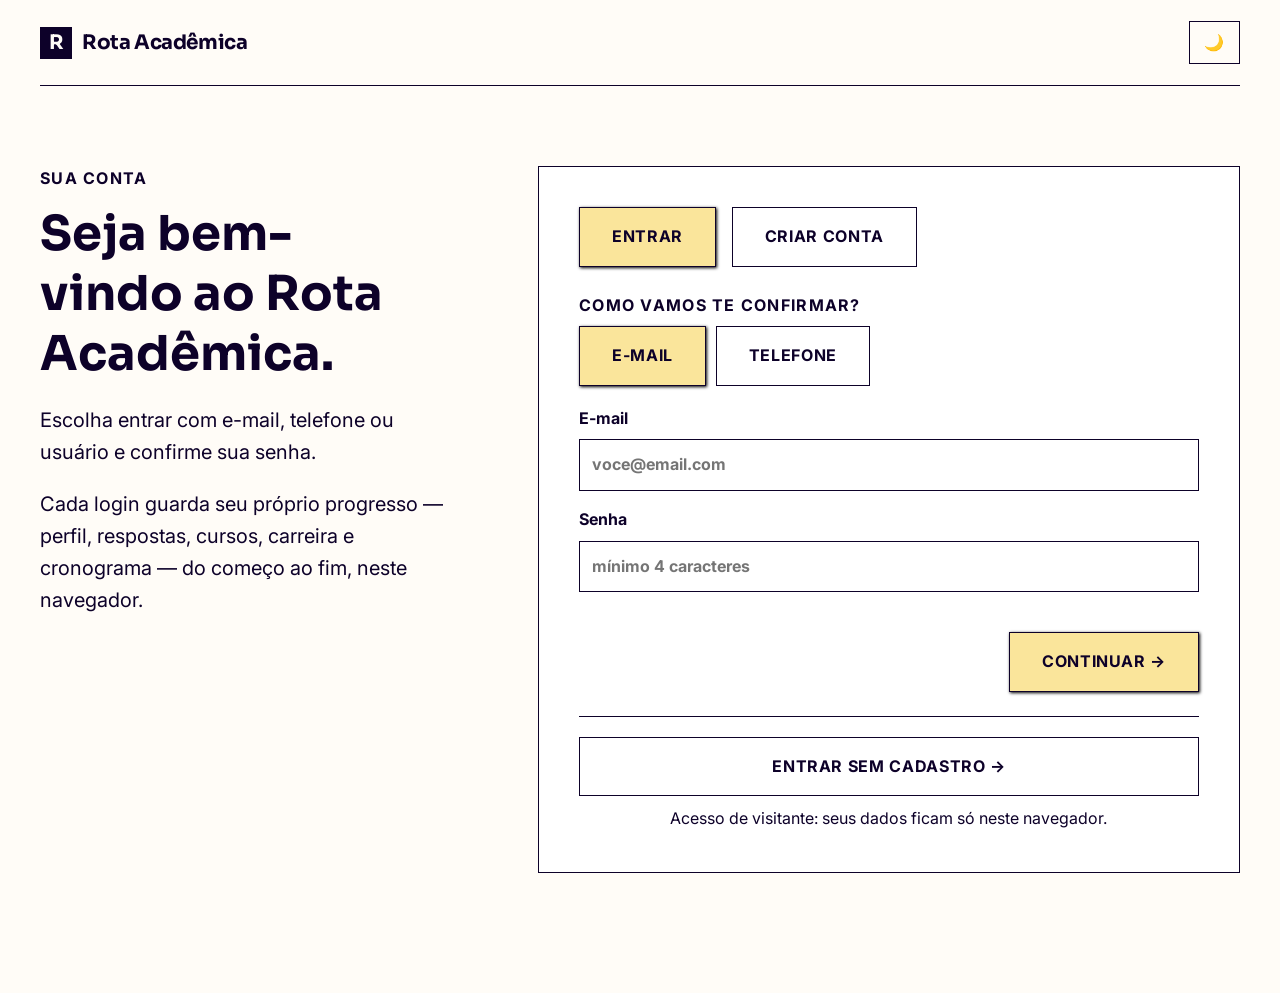
<file: index.html>
<!DOCTYPE html>
<html lang="pt-BR">
<head>
  <meta charset="UTF-8">
  <meta name="viewport" content="width=device-width, initial-scale=1.0">
  <meta name="description" content="Descubra cursos compatíveis e organize sua preparação acadêmica.">
  <title>Rota Acadêmica | Encontre seu curso</title>
  <link rel="preconnect" href="https://fonts.googleapis.com">
  <link rel="preconnect" href="https://fonts.gstatic.com" crossorigin>
  <link rel="preconnect" href="https://www.youtube.com">
  <link rel="preconnect" href="https://www.gov.br">
  <link rel="dns-prefetch" href="https://www.youtube.com">
  <link rel="dns-prefetch" href="https://www.gov.br">
  <link rel="dns-prefetch" href="https://www.salario.com.br">
  <link rel="dns-prefetch" href="https://emec.mec.gov.br">
  <link rel="dns-prefetch" href="https://www.eb.mil.br">
  <link rel="dns-prefetch" href="https://www.marinha.mil.br">
  <link rel="dns-prefetch" href="https://www2.fab.mil.br">
  <link href="https://fonts.googleapis.com/css2?family=DM+Sans:wght@400;500;600;700&family=Space+Grotesk:wght@500;600;700&display=swap" rel="stylesheet">
  <script>try{var t=localStorage.getItem("rotaAcademica_theme")||"light";if(t==="dark")document.documentElement.dataset.theme="dark";}catch(e){}</script>
  <link rel="stylesheet" href="./style.css">
</head>
<body class="landing-page" data-page="landing">
  <div class="academic-background" aria-hidden="true">
    <span class="formula formula-one">E = mc<sup>2</sup></span>
    <span class="formula formula-two">H<sub>2</sub>O + CO<sub>2</sub></span>
    <span class="formula formula-three">a<sup>2</sup> + b<sup>2</sup> = c<sup>2</sup></span>
    <span class="formula formula-four">Fe · Au · Na · C</span>
    <span class="formula formula-five">F = m · a</span>
    <span class="formula formula-six">Brasil · Mundo · Ideias</span>
    <div class="orbit orbit-one"></div>
    <div class="orbit orbit-two"></div>
    <div class="map-shape"></div>
  </div>

  <header class="site-header container">
    <a class="brand" href="index.html" aria-label="Rota Acadêmica, início">
      <span class="brand-mark">R</span>
      <span>Rota Acadêmica</span>
    </a>
    <div style="display:flex;gap:12px;align-items:center"><span class="header-tag">Seu próximo passo começa aqui</span><span data-user-chip class="header-tag"></span><button data-theme-toggle class="button button-ghost theme-toggle" type="button" title="Alternar tema claro/escuro" aria-label="Alternar tema claro ou escuro">🌙</button><button data-logout class="button button-ghost" type="button" style="min-height:36px;padding:6px 12px;font-size:.82rem">Sair</button></div>
  </header>

  <main>
    <section class="hero container">
      <div class="hero-copy">
        <p class="eyebrow">ORIENTAÇÃO PARA A DOCÊNCIA</p>
        <h1>Descubra o futuro que faz sentido para <em>você!</em></h1>
        <p class="hero-text">Responda perguntas sobre seus interesses e habilidades, conheça cursos compatíveis e compare instituições na sua região.</p>
        <form id="student-profile-form" class="profile-form">
          <p class="eyebrow" style="margin-bottom:12px">Olá, <strong id="profile-hello">estudante</strong>! Complete seu perfil 👇</p>
          <div class="profile-grid">
            <label>Data de nascimento<input id="student-birthdate" name="birthdate" type="text" inputmode="numeric" maxlength="10" placeholder="dd/mm/aaaa" required></label>
            <label>Em qual etapa você está?<select id="student-grade" name="grade" required><option value="">Selecione</option><option>9º ano do Ensino Fundamental</option><option>1ª série do Ensino Médio</option><option>2ª série do Ensino Médio</option><option>3ª série do Ensino Médio</option><option>Ensino Médio concluído</option><option>Outro momento de estudo</option></select></label>
            <label>Tipo de escola<select id="student-school" name="school" required><option value="">Selecione</option><option value="publica">Pública</option><option value="particular">Particular</option><option value="outra">Outra</option></select></label>
            <fieldset class="profile-full" style="border:0;margin:0;padding:0"><legend style="font-size:.78rem;font-weight:700;padding:0;margin-bottom:6px">Objetivos principais (marque quantos quiser)</legend>
              <label class="option" style="padding:10px 12px"><input type="checkbox" name="entryPath" value="enem"><span class="option-mark option-checkbox"></span><span class="option-text">ENEM</span></label>
              <label class="option" style="padding:10px 12px"><input type="checkbox" name="entryPath" value="vestibular"><span class="option-mark option-checkbox"></span><span class="option-text">Vestibular tradicional</span></label>
              <label class="option" style="padding:10px 12px"><input type="checkbox" name="entryPath" value="militar"><span class="option-mark option-checkbox"></span><span class="option-text">Provas militares brasileiras</span></label>
            </fieldset>
          </div>
          <div class="hero-actions">
            <button id="start-button" class="button button-primary" type="submit">Montar meu caminho <span aria-hidden="true">→</span></button>
            <a class="button button-ghost" href="#como-funciona">Como funciona</a>
          </div>
          <p id="profile-error" class="ranking-note" hidden style="color:#b3261e;margin:10px 0 0"></p>
        </form>
        <p class="small-note">Leva cerca de 3 minutos. Seus dados ficam somente neste navegador.</p>
      </div>

      <aside class="hero-panel" aria-label="Resumo das etapas">
        <p class="panel-label">SUA JORNADA</p>
        <ol class="journey-list">
          <li><span>01</span><div><strong>Conte sobre você</strong><small>Etapa escolar, interesses e objetivo.</small></div></li>
          <li><span>02</span><div><strong>Encontre possibilidades</strong><small>Cursos compatíveis com seu perfil.</small></div></li>
          <li><span>03</span><div><strong>Defina sua forma de ingresso</strong><small>ENEM, vestibular ou militar.</small></div></li>
          <li><span>04</span><div><strong>Prepare-se</strong><small>Receba um cronograma semanal focado na meta.</small></div></li>
        </ol>
      </aside>
    </section>

    <section id="como-funciona" class="features container">
      <div class="section-heading">
        <p class="eyebrow">UMA DECISÃO MAIS CLARA</p>
        <h2>Planeje com informação, não com pressão.</h2>
      </div>
      <div class="feature-grid">
        <article class="feature-card"><span class="feature-icon">01</span><h3>Perfil acadêmico</h3><p>Uma avaliação objetiva transforma suas respostas em áreas e cursos com maior afinidade.</p></article>
        <article class="feature-card"><span class="feature-icon">02</span><h3>Escolha consciente</h3><p>Filtre instituições por estado, cidade e categoria, com indicadores de qualidade por curso.</p></article>
        <article class="feature-card"><span class="feature-icon">03</span><h3>Rotina possível</h3><p>Organize uma semana de estudos com prioridades adequadas ao curso escolhido.</p></article>
      </div>
    </section>
  </main>

  <footer class="site-footer container">
    <p>Rota Acadêmica · Projeto educacional</p>
    <p>Indicadores: referência INEP/MEC</p>
  </footer>

  <script src="./inep-data.js"></script>
  <script src="./script.js"></script>
</body>
</html>
</file>
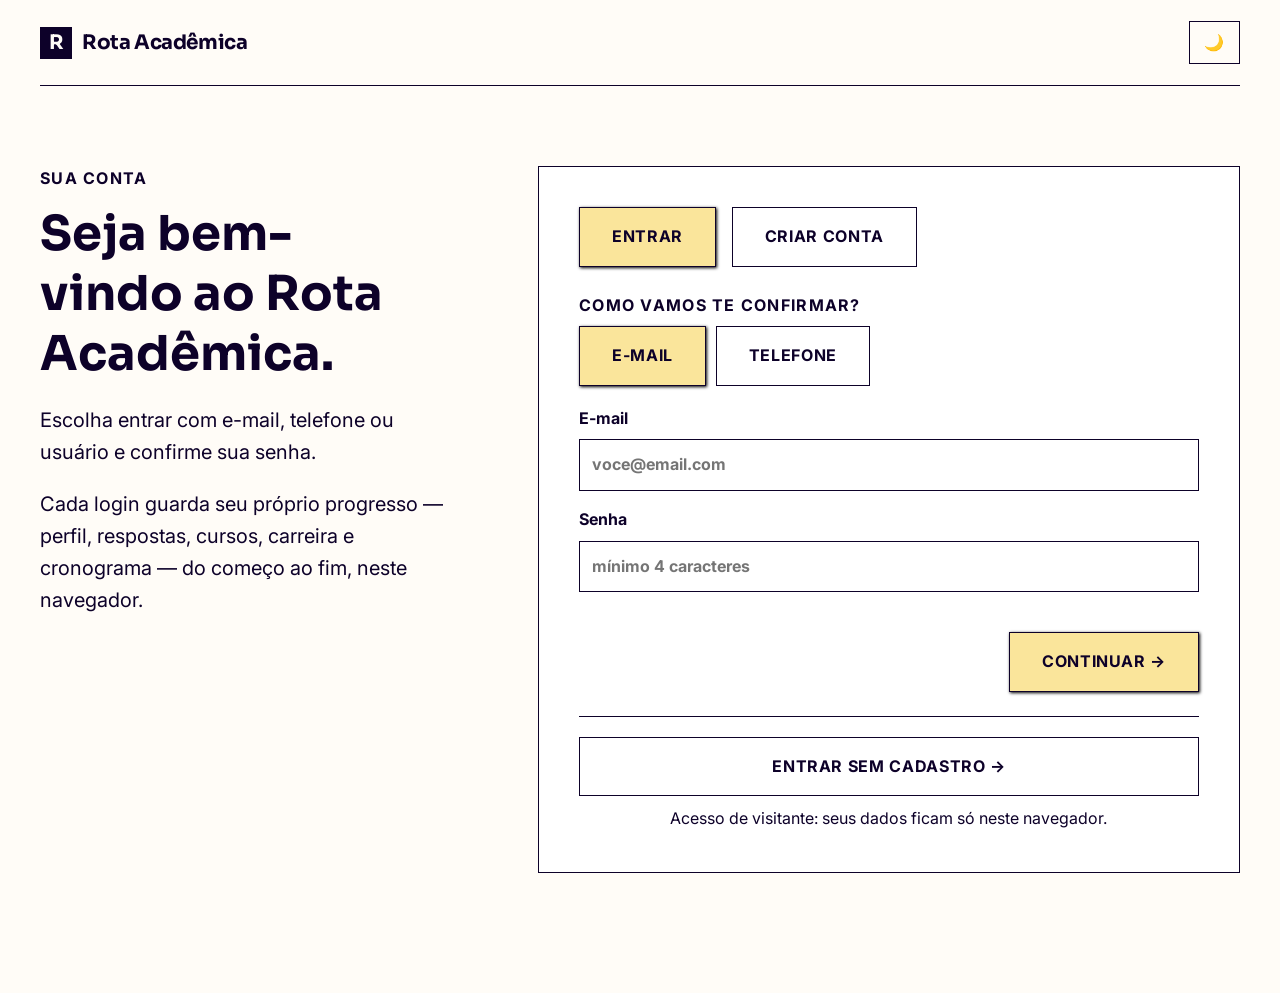
<file: carreira.html>
<!DOCTYPE html>
<html lang="pt-BR">
<head>
  <meta charset="UTF-8">
  <meta name="viewport" content="width=device-width, initial-scale=1.0">
  <title>Carreira e salário | Rota Acadêmica</title>
  <link rel="preconnect" href="https://fonts.googleapis.com">
  <link rel="preconnect" href="https://fonts.gstatic.com" crossorigin>
  <link rel="preconnect" href="https://www.youtube.com">
  <link rel="preconnect" href="https://www.gov.br">
  <link rel="dns-prefetch" href="https://www.youtube.com">
  <link rel="dns-prefetch" href="https://www.gov.br">
  <link rel="dns-prefetch" href="https://www.salario.com.br">
  <link rel="dns-prefetch" href="https://emec.mec.gov.br">
  <link rel="dns-prefetch" href="https://www.eb.mil.br">
  <link rel="dns-prefetch" href="https://www.marinha.mil.br">
  <link rel="dns-prefetch" href="https://www2.fab.mil.br">
  <link href="https://fonts.googleapis.com/css2?family=DM+Sans:wght@400;500;600;700&family=Space+Grotesk:wght@500;600;700&display=swap" rel="stylesheet">
  <script>try{var t=localStorage.getItem("rotaAcademica_theme")||"light";if(t==="dark")document.documentElement.dataset.theme="dark";}catch(e){}</script>
  <link rel="stylesheet" href="./style.css">
  <script src="./inep-data.js"></script><script src="./script.js" defer></script>
</head>
<body class="app-page" data-page="career">
  <header class="app-header container">
    <a class="brand" href="index.html"><span class="brand-mark">R</span><span>Rota Acadêmica</span></a>
    <div style="display:flex;gap:12px;align-items:center"><span data-user-chip class="header-tag"></span><button data-theme-toggle class="button button-ghost theme-toggle" type="button" title="Alternar tema claro/escuro" aria-label="Alternar tema claro ou escuro">🌙</button><a class="back-link" href="resultados.html">← Voltar aos resultados</a><button data-logout class="button button-ghost" type="button" style="min-height:36px;padding:6px 12px;font-size:.82rem">Sair</button></div>
  </header>

  <main class="container results-page">
    <section class="results-intro">
      <p class="eyebrow">ETAPA 4 DE 5</p>
      <h1 id="career-greeting">Veja como é o mercado do seu curso.</h1>
      <p><strong id="career-course"></strong><br><span id="career-institution" class="hint"></span></p>
    </section>

    <section aria-labelledby="salary-title" class="career-section">
      <div class="section-title-row"><h2 id="salary-title">Salário de referência no Brasil</h2><span id="salary-hint" class="hint">Valores CLT de referência nacional</span></div>
      <div class="salary-grid">
        <div class="salary-card"><span id="salary-label-initial">INICIAL</span><strong id="salary-initial">—</strong><small id="salary-sub-initial">Recém-formado / júnior</small></div>
        <div class="salary-card highlight"><span id="salary-label-average">PISO MÉDIO</span><strong id="salary-average">—</strong><small id="salary-sub-average">Média / acordos coletivos</small></div>
        <div class="salary-card"><span id="salary-label-ceiling">TETO</span><strong id="salary-ceiling">—</strong><small id="salary-sub-ceiling">Sênior / concursos / especialização</small></div>
      </div>
      <p id="salary-note" class="ranking-note">Referência a partir de dados oficiais do Novo CAGED / eSocial compilados por agregadores. Variam por estado, cidade, porte da empresa, nível e vínculo (CLT x concurso x autônomo). Confira sempre a fonte atualizada abaixo.</p>
      <div id="salary-links" class="source-list"></div>
    </section>

    <section aria-labelledby="market-title" class="career-section">
      <div class="section-title-row"><h2 id="market-title">Como funciona o mercado</h2></div>
      <p id="market-text" class="market-text"></p>
      <div class="market-grid">
        <div class="market-card"><h3>Onde atuar</h3><ul id="market-acts"></ul></div>
        <div class="market-card"><h3>Como entrar e crescer</h3><p id="market-entry"></p></div>
      </div>
    </section>

    <section id="mil-detail" class="career-section" hidden>
      <div class="section-title-row"><div><p class="eyebrow">CARREIRA MILITAR EM DETALHES</p><h2>Sua jornada até a farda</h2></div></div>
      <div class="market-grid">
        <div class="market-card"><h3>Tempo de formação</h3><p id="mil-training"></p></div>
        <div class="market-card"><h3>Como crescer na profissão</h3><p id="mil-growth"></p></div>
      </div>
      <div class="market-card" style="margin-top:14px"><h3>O que mais cai na prova</h3><div id="mil-topics"></div><p class="ranking-note">Baseado em editais e provas anteriores; confira o conteúdo programático do edital vigente.</p></div>
      <div class="market-card" style="margin-top:14px"><h3>TAF — como funciona na sua escola</h3><p id="mil-taf"></p><p class="ranking-note">Índices de referência das últimas edições; o índice oficial que vale é sempre o do edital vigente.</p></div>
      <div class="market-card" style="margin-top:14px"><h3>Acompanhamento recomendado</h3><p>Não treine sozinho no escuro: faça <strong>avaliação médica</strong> antes de começar, treine com <strong>educador físico</strong> montando planilha para os exercícios exatos do seu TAF, simule a prova completa com cronômetro a cada 3 semanas, cuide de <strong>sono (8h), alimentação e hidratação</strong>, e concilie 4-5 treinos semanais com o cronograma de estudos. Físico se constrói em 3 a 6 meses — comece agora e chegue ao TAF com folga, não no limite.</p></div>
    </section>

    <section id="entry-path-card" class="entry-plan-card career-section" hidden></section>

    <section class="career-section" aria-labelledby="sources-title">
      <h2 id="sources-title">Fontes oficiais para conferir</h2>
      <p class="ranking-note">Dados verdadeiros e atualizados mensalmente. Clique para pesquisar o cargo do seu interesse:</p>
      <div class="source-list">
        <a class="official-link" href="https://www.salario.com.br/tabela-salarial/" target="_blank" rel="noopener">Portal Salário — tabela por CBO/CAGED ↗</a>
        <a class="official-link" href="https://www.gov.br/trabalho-e-emprego/pt-br/assuntos/caged" target="_blank" rel="noopener">Novo CAGED — Ministério do Trabalho ↗</a>
        <a class="official-link" href="https://cbo.mte.gov.br/" target="_blank" rel="noopener">CBO — Classificação de Ocupações ↗</a>
        <a class="official-link" href="https://emec.mec.gov.br/" target="_blank" rel="noopener">e-MEC — cursos autorizados ↗</a>
        <a class="official-link" href="https://enem.inep.gov.br/" target="_blank" rel="noopener">ENEM / INEP ↗</a>
        <a class="official-link" href="https://www.gov.br/concursos/pt-br" target="_blank" rel="noopener">Portal Nacional de Concursos ↗</a>
      </div>
    </section>

    <section class="career-actions">
      <a class="button button-ghost" href="resultados.html">← Escolher outro curso</a>
      <button id="go-schedule" class="button button-primary" type="button">Montar meu cronograma →</button>
    </section>
  </main>
</body>
</html>
</file>
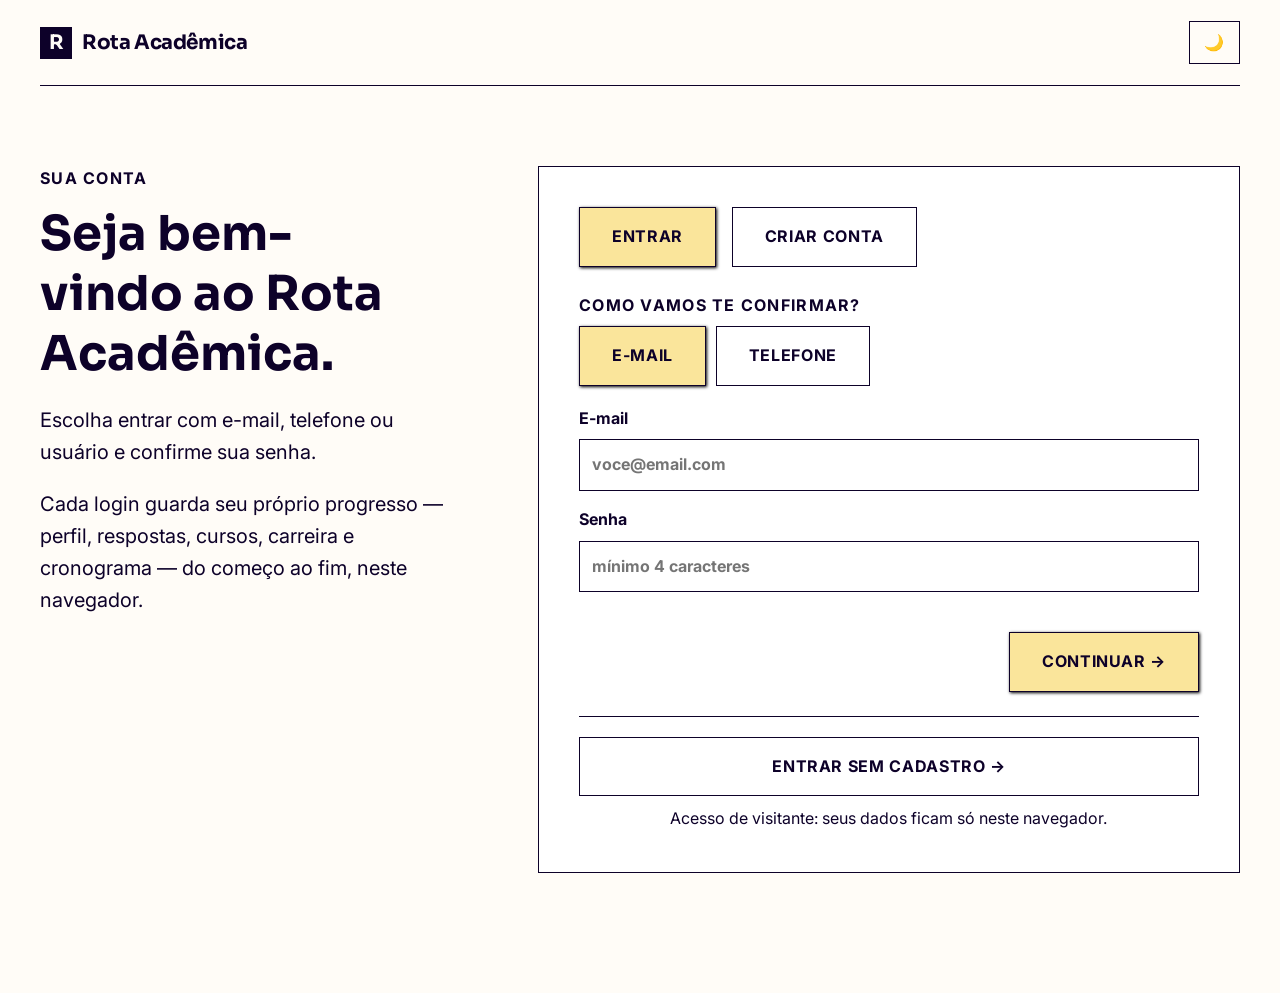
<file: cronograma.html>
<!DOCTYPE html>
<html lang="pt-BR">
<head>
  <meta charset="UTF-8">
  <meta name="viewport" content="width=device-width, initial-scale=1.0">
  <title>Cronograma | Rota Acadêmica</title>
  <link rel="preconnect" href="https://fonts.googleapis.com">
  <link rel="preconnect" href="https://fonts.gstatic.com" crossorigin>
  <link rel="preconnect" href="https://www.youtube.com">
  <link rel="preconnect" href="https://www.gov.br">
  <link rel="dns-prefetch" href="https://www.youtube.com">
  <link rel="dns-prefetch" href="https://www.gov.br">
  <link rel="dns-prefetch" href="https://www.salario.com.br">
  <link rel="dns-prefetch" href="https://emec.mec.gov.br">
  <link rel="dns-prefetch" href="https://www.eb.mil.br">
  <link rel="dns-prefetch" href="https://www.marinha.mil.br">
  <link rel="dns-prefetch" href="https://www2.fab.mil.br">
  <link href="https://fonts.googleapis.com/css2?family=DM+Sans:wght@400;500;600;700&family=Space+Grotesk:wght@500;600;700&display=swap" rel="stylesheet">
  <script>try{var t=localStorage.getItem("rotaAcademica_theme")||"light";if(t==="dark")document.documentElement.dataset.theme="dark";}catch(e){}</script>
  <link rel="stylesheet" href="./style.css">
  <script src="./inep-data.js"></script><script src="./script.js" defer></script>
</head>
<body class="app-page" data-page="schedule">
  <header class="app-header container">
    <a class="brand" href="index.html"><span class="brand-mark">R</span><span>Rota Acadêmica</span></a>
    <div style="display:flex;gap:12px;align-items:center"><span data-user-chip class="header-tag"></span><button data-theme-toggle class="button button-ghost theme-toggle" type="button" title="Alternar tema claro/escuro" aria-label="Alternar tema claro ou escuro">🌙</button><a class="back-link" href="carreira.html">← Voltar à carreira</a><button data-logout class="button button-ghost" type="button" style="min-height:36px;padding:6px 12px;font-size:.82rem">Sair</button></div>
  </header>

  <main class="container schedule-page">
    <section class="schedule-intro">
       <p class="eyebrow">ETAPA 5 DE 5</p>
      <h1>Seu plano de preparação.</h1>
      <p id="choice-summary">Defina seu caminho para gerar o cronograma.</p>
    </section>
    <section id="schedule-content" hidden>
      <div class="schedule-overview">
        <div><span id="schedule-focus-label">CURSO ESCOLHIDO</span><strong id="schedule-course"></strong></div>
        <div><span id="schedule-location-label">INSTITUIÇÃO</span><strong id="schedule-institution"></strong></div>
        <div><span>CARGA SEMANAL</span><strong id="weekly-total"></strong></div>
      </div>
      <div class="schedule-grid">
        <section class="weight-panel"><h2>Prioridades por matéria</h2><div id="subject-weights"></div></section>
        <section class="week-panel"><h2>Semana sugerida</h2><div id="weekly-schedule"></div></section>
      </div>
      <div id="mil-guides"></div>
      <p class="schedule-tip">Use este roteiro como ponto de partida. Ajuste os horários à sua rotina e reserve tempo para descanso.</p>
    </section>
    <section id="empty-schedule" class="empty-state"><h2>Escolha um curso e uma instituição primeiro.</h2><p>Volte aos resultados para comparar opções e montar seu cronograma personalizado.</p><a class="button button-primary" href="resultados.html">Ver resultados</a></section>
  </main>
</body>
</html>
</file>
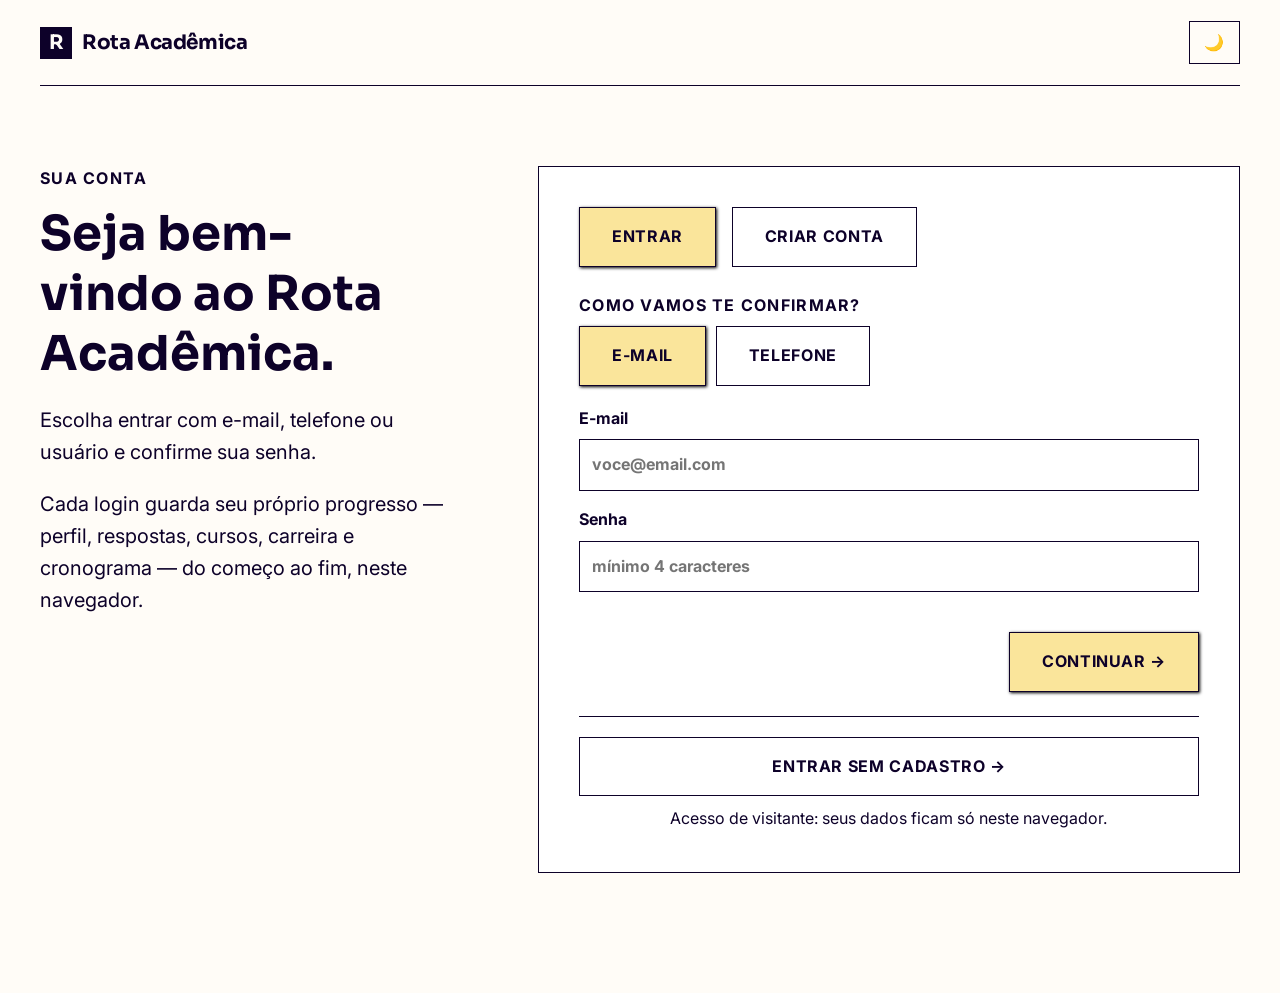
<file: login.html>
<!DOCTYPE html>
<html lang="pt-BR">
<head>
  <meta charset="UTF-8">
  <meta name="viewport" content="width=device-width, initial-scale=1.0">
  <title>Entrar | Rota Acadêmica</title>
  <link rel="preconnect" href="https://fonts.googleapis.com">
  <link rel="preconnect" href="https://fonts.gstatic.com" crossorigin>
  <link href="https://fonts.googleapis.com/css2?family=DM+Sans:wght@400;500;600;700&family=Space+Grotesk:wght@500;600;700&display=swap" rel="stylesheet">
  <script>try{var t=localStorage.getItem("rotaAcademica_theme")||"light";if(t==="dark")document.documentElement.dataset.theme="dark";}catch(e){}</script>
  <link rel="stylesheet" href="./style.css">
  <link rel="preconnect" href="https://www.youtube.com">
  <link rel="preconnect" href="https://www.gov.br">
  <link rel="dns-prefetch" href="https://www.youtube.com">
  <link rel="dns-prefetch" href="https://www.gov.br">
  <link rel="dns-prefetch" href="https://www.salario.com.br">
  <link rel="dns-prefetch" href="https://emec.mec.gov.br">
  <link rel="dns-prefetch" href="https://www.eb.mil.br">
  <link rel="dns-prefetch" href="https://www.marinha.mil.br">
  <link rel="dns-prefetch" href="https://www2.fab.mil.br">
  <script src="./inep-data.js"></script><script src="./script.js" defer></script>
</head>
<body class="app-page" data-page="login">
  <header class="app-header container">
    <a class="brand" href="login.html"><span class="brand-mark">R</span><span>Rota Acadêmica</span></a>
    <button data-theme-toggle class="button button-ghost theme-toggle" type="button" title="Alternar tema claro/escuro" aria-label="Alternar tema claro ou escuro">🌙</button>
  </header>

  <main class="container questionnaire-layout">
    <aside class="steps-panel">
      <p class="eyebrow">SUA CONTA</p>
      <h1 id="login-title">Seja bem-vindo ao Rota Acadêmica.</h1>
      <p id="login-sub">Entre com usuário, e-mail ou telefone — confirmamos com um código.</p>
      <p class="ranking-note">Cada login guarda seu próprio progresso — perfil, respostas, cursos, carreira e cronograma — do começo ao fim, neste navegador.</p>
    </aside>

    <section class="question-card" aria-live="polite">
      <div class="form-navigation" style="margin-top:0; justify-content:flex-start">
        <button id="mode-login" class="button button-primary selected" type="button">Entrar</button>
        <button id="mode-register" class="button button-ghost" type="button">Criar conta</button>
      </div>

      <!-- Etapa 1: credenciais -->
      <form id="login-form" autocomplete="off" style="margin-top:24px">
        <div class="location-selects" style="grid-template-columns:1fr">
          <label class="field-label" id="label-login-user">Usuário, e-mail ou telefone<input id="login-user" type="text" autocomplete="username" placeholder="ex.: maria.silva" required style="width:100%;padding:12px;border:1px solid var(--line);border-radius:7px"></label>
          <div id="contact-choice" hidden style="margin:2px 0 4px">
            <p class="eyebrow" style="margin-bottom:8px">COMO VAMOS TE CONFIRMAR?</p>
            <div style="display:flex;gap:10px;flex-wrap:wrap">
              <button id="contact-email-btn" class="button button-primary" type="button" style="min-height:44px">E-mail</button>
              <button id="contact-phone-btn" class="button button-ghost" type="button" style="min-height:44px">Telefone</button>
            </div>
          </div>
          <label class="field-label" id="label-login-email" hidden>E-mail<input id="login-email" type="email" autocomplete="email" maxlength="80" placeholder="voce@email.com" style="width:100%;padding:12px;border:1px solid var(--line);border-radius:7px"></label>
          <label class="field-label" id="label-login-phone" hidden>Telefone (com DDD)<input id="login-phone" type="tel" autocomplete="tel" maxlength="20" placeholder="(11) 98765-4321" style="width:100%;padding:12px;border:1px solid var(--line);border-radius:7px"></label>
          <label class="field-label" id="label-login-pass">Senha<input id="login-pass" type="password" autocomplete="new-password" maxlength="60" placeholder="mínimo 4 caracteres" required style="width:100%;padding:12px;border:1px solid var(--line);border-radius:7px"></label>
          <div id="pass-meter-box" hidden style="margin-top:8px">
            <div class="pass-meter"><span id="pass-meter-fill"></span></div>
            <p id="pass-label" class="ranking-note" style="margin:6px 0 0"></p>
            <p class="ranking-note" style="margin:4px 0 0">Dica: use 8+ caracteres misturando maiúsculas, números e símbolos (!@#...).</p>
          </div>
        </div>
        <p id="login-error" class="ranking-note" hidden style="color:#b3261e"></p>
        <div class="form-navigation">
          <span></span>
          <button id="login-submit" class="button button-primary" type="submit">Continuar →</button>
        </div>
      </form>

      <!-- Etapa 2: escolher onde receber o código -->
      <div id="step-channel" hidden style="margin-top:24px">
        <p class="eyebrow">CONFIRMAÇÃO DE IDENTIDADE</p>
        <h2 style="font-family:'Space Grotesk',sans-serif;margin:0 0 8px">Onde enviamos seu código?</h2>
        <p class="ranking-note">Enviamos uma senha de 6 dígitos, válida por 5 minutos.</p>
        <div id="channel-options" class="options"></div>
        <div class="form-navigation">
          <button id="channel-back" class="button button-ghost" type="button">← Voltar</button>
          <button id="channel-send" class="button button-primary" type="button">Enviar código →</button>
        </div>
      </div>

      <!-- Etapa 3: digitar o código -->
      <div id="step-code" hidden style="margin-top:24px">
        <p class="eyebrow">DIGITE O CÓDIGO</p>
        <h2 style="font-family:'Space Grotesk',sans-serif;margin:0 0 8px">Confira seu e-mail ou telefone</h2>
        <p id="code-sent-to" class="ranking-note"></p>
        <div id="send-status" class="entry-plan-card" hidden style="margin:14px 0"></div>
        <label class="field-label">Código de 6 dígitos<input id="login-code" type="text" inputmode="numeric" maxlength="6" placeholder="000000" style="width:100%;padding:12px;border:1px solid var(--line);border-radius:7px;letter-spacing:.3em;text-align:center;font-size:1.2rem"></label>
        <p id="code-error" class="ranking-note" hidden style="color:#b3261e"></p>
        <div class="form-navigation">
          <button id="code-back" class="button button-ghost" type="button">← Voltar</button>
          <div style="display:flex;gap:10px">
            <button id="code-resend" class="button button-ghost" type="button">Reenviar</button>
            <button id="code-verify" class="button button-primary" type="button">Verificar →</button>
          </div>
        </div>
      </div>

      <div id="guest-block" style="margin-top:24px;padding-top:20px;border-top:1px solid var(--line)">
        <button id="guest-enter" class="button button-ghost" type="button" style="width:100%">Entrar sem cadastro →</button>
        <p class="ranking-note" style="margin:10px 0 0;text-align:center">Acesso de visitante: seus dados ficam só neste navegador.</p>
      </div>
    </section>
  </main>
</body>
</html>
</file>
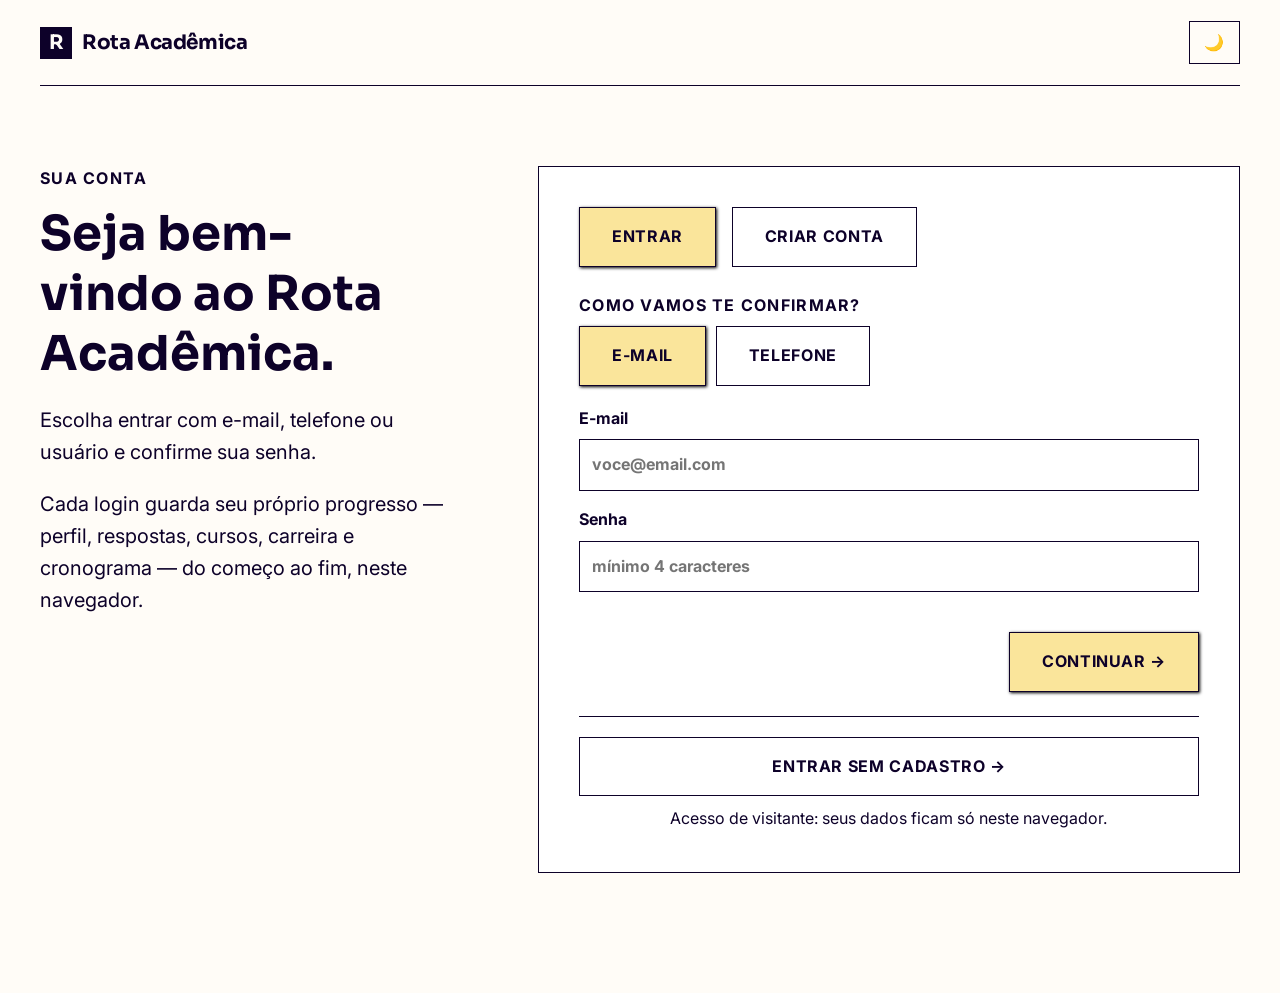
<file: questionario.html>
<!DOCTYPE html>
<html lang="pt-BR">
<head>
  <meta charset="UTF-8">
  <meta name="viewport" content="width=device-width, initial-scale=1.0">
  <title>Questionário | Rota Acadêmica</title>
  <link rel="preconnect" href="https://fonts.googleapis.com">
  <link rel="preconnect" href="https://fonts.gstatic.com" crossorigin>
  <link rel="preconnect" href="https://www.youtube.com">
  <link rel="preconnect" href="https://www.gov.br">
  <link rel="dns-prefetch" href="https://www.youtube.com">
  <link rel="dns-prefetch" href="https://www.gov.br">
  <link rel="dns-prefetch" href="https://www.salario.com.br">
  <link rel="dns-prefetch" href="https://emec.mec.gov.br">
  <link rel="dns-prefetch" href="https://www.eb.mil.br">
  <link rel="dns-prefetch" href="https://www.marinha.mil.br">
  <link rel="dns-prefetch" href="https://www2.fab.mil.br">
  <link href="https://fonts.googleapis.com/css2?family=DM+Sans:wght@400;500;600;700&family=Space+Grotesk:wght@500;600;700&display=swap" rel="stylesheet">
  <script>try{var t=localStorage.getItem("rotaAcademica_theme")||"light";if(t==="dark")document.documentElement.dataset.theme="dark";}catch(e){}</script>
  <link rel="stylesheet" href="./style.css">
  <script src="./inep-data.js"></script><script src="./script.js" defer></script>
</head>
<body class="app-page" data-page="questionnaire">
  <header class="app-header container">
    <a class="brand" href="index.html"><span class="brand-mark">R</span><span>Rota Acadêmica</span></a>
    <div style="display:flex;gap:12px;align-items:center"><span data-user-chip class="header-tag"></span><button data-theme-toggle class="button button-ghost theme-toggle" type="button" title="Alternar tema claro/escuro" aria-label="Alternar tema claro ou escuro">🌙</button><a class="back-link" href="index.html">← Voltar ao início</a><button data-logout class="button button-ghost" type="button" style="min-height:36px;padding:6px 12px;font-size:.82rem">Sair</button></div>
  </header>

  <main class="container questionnaire-layout">
    <aside class="steps-panel">
       <p class="eyebrow">ETAPA 2 DE 5</p>
       <h1 id="profile-greeting">Vamos conhecer seu jeito de aprender.</h1>
       <p id="profile-context">Não existem respostas certas. Marque todas as opções que combinam com você em cada pergunta.</p>
      <div class="progress-track"><span id="progress-bar"></span></div>
       <p id="progress-text" class="progress-text">Pergunta 1 de 11</p>
    </aside>

    <section class="question-card" aria-live="polite">
      <form id="questionnaire-form">
        <div id="question-content"></div>
        <div class="form-navigation">
          <button id="previous-question" class="button button-ghost" type="button">← Anterior</button>
          <button id="next-question" class="button button-primary" type="button">Próxima →</button>
        </div>
      </form>
    </section>
  </main>
</body>
</html>
</file>
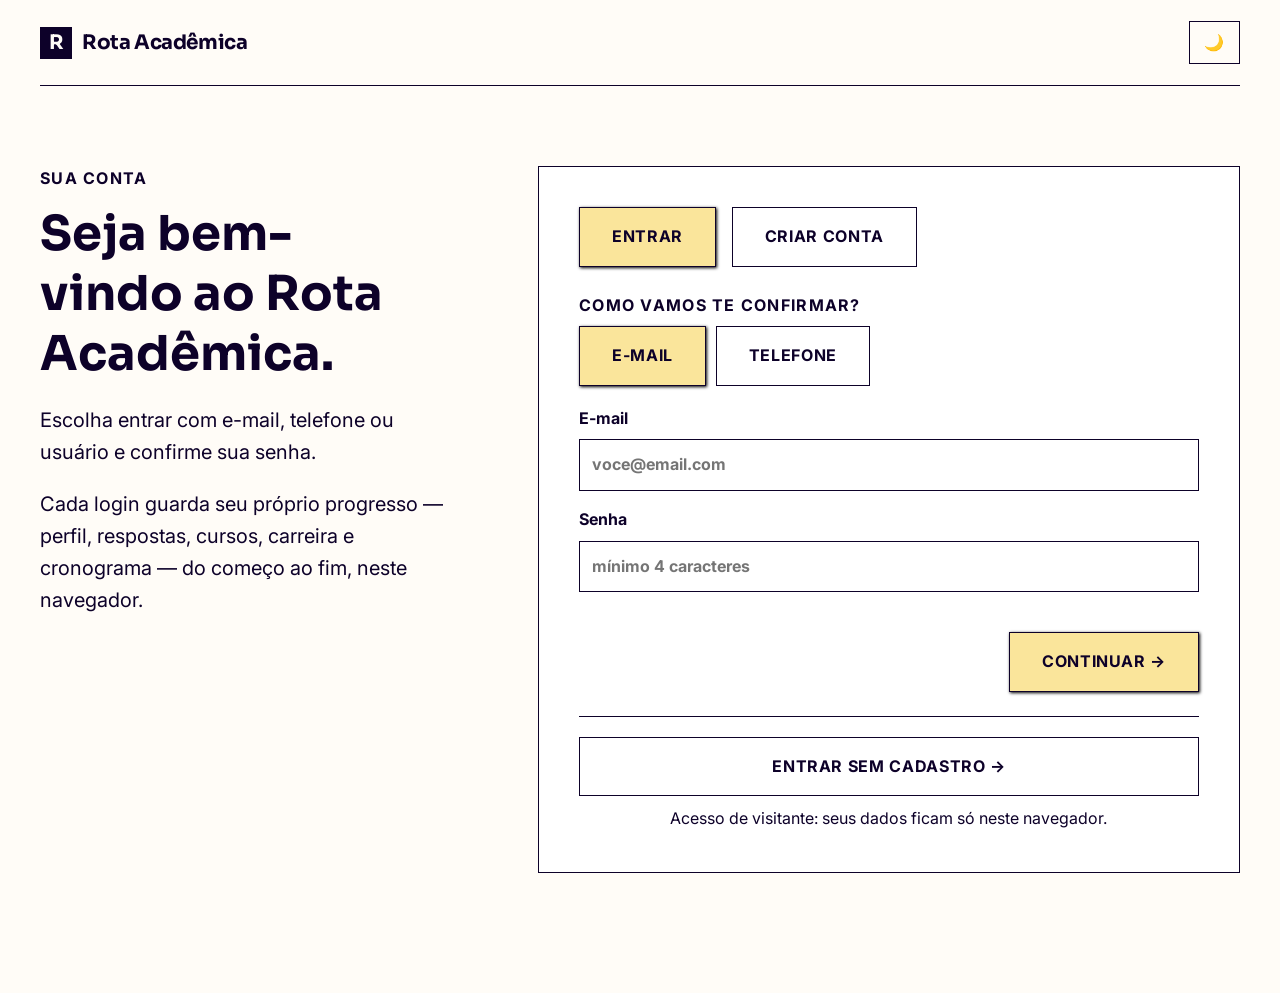
<file: resultados.html>
<!DOCTYPE html>
<html lang="pt-BR">
<head>
  <meta charset="UTF-8">
  <meta name="viewport" content="width=device-width, initial-scale=1.0">
  <title>Cursos sugeridos | Rota Acadêmica</title>
  <link rel="preconnect" href="https://fonts.googleapis.com">
  <link rel="preconnect" href="https://fonts.gstatic.com" crossorigin>
  <link rel="preconnect" href="https://www.youtube.com">
  <link rel="preconnect" href="https://www.gov.br">
  <link rel="dns-prefetch" href="https://www.youtube.com">
  <link rel="dns-prefetch" href="https://www.gov.br">
  <link rel="dns-prefetch" href="https://www.salario.com.br">
  <link rel="dns-prefetch" href="https://emec.mec.gov.br">
  <link rel="dns-prefetch" href="https://www.eb.mil.br">
  <link rel="dns-prefetch" href="https://www.marinha.mil.br">
  <link rel="dns-prefetch" href="https://www2.fab.mil.br">
  <link href="https://fonts.googleapis.com/css2?family=DM+Sans:wght@400;500;600;700&family=Space+Grotesk:wght@500;600;700&display=swap" rel="stylesheet">
  <script>try{var t=localStorage.getItem("rotaAcademica_theme")||"light";if(t==="dark")document.documentElement.dataset.theme="dark";}catch(e){}</script>
  <link rel="stylesheet" href="./style.css">
  <script src="./inep-data.js"></script><script src="./script.js" defer></script>
</head>
<body class="app-page" data-page="results">
  <header class="app-header container">
    <a class="brand" href="index.html"><span class="brand-mark">R</span><span>Rota Acadêmica</span></a>
    <div style="display:flex;gap:12px;align-items:center"><span data-user-chip class="header-tag"></span><button data-theme-toggle class="button button-ghost theme-toggle" type="button" title="Alternar tema claro/escuro" aria-label="Alternar tema claro ou escuro">🌙</button><a class="back-link" href="questionario.html">← Refazer questionário</a><button data-logout class="button button-ghost" type="button" style="min-height:36px;padding:6px 12px;font-size:.82rem">Sair</button></div>
  </header>

  <main class="container results-page">
    <section class="results-intro">
       <p class="eyebrow">ETAPA 3 DE 5</p>
      <h1>Possibilidades para o seu perfil.</h1>
      <p id="profile-summary">Analisamos suas respostas para encontrar caminhos compatíveis.</p>
      <p class="ranking-note">Você pode marcar várias opções por pergunta — o ranking soma todos os seus interesses.</p>
     </section>

      <section id="entry-plan-card" class="entry-plan-card" hidden></section>

      <section id="military-section" hidden aria-labelledby="military-title">
        <div class="section-title-row"><div><p class="eyebrow">TRILHA MILITAR</p><h2 id="military-title">Sua carreira militar ideal</h2></div><span class="hint">Baseada nas 4 perguntas militares</span></div>
        <p id="military-summary" class="ranking-note"></p>
        <div id="military-results" class="course-grid"></div>
        <div class="career-actions" style="margin-top:18px">
          <button id="military-continue" class="button button-primary" type="button">Ver plano de estudos →</button>
        </div>
      </section>

      <section id="courses-section" aria-labelledby="courses-title">
       <div class="section-title-row"><h2 id="courses-title">Cursos sugeridos</h2><span class="hint">Vitrine com variedade de áreas — o ranking completo está abaixo.</span></div>
      <div id="course-results" class="course-grid"></div>
    </section>

    <section id="institution-section" class="institutions-section" hidden aria-labelledby="institutions-title">
      <div class="section-title-row"><div><p class="eyebrow">ESCOLHA ONDE ESTUDAR</p><h2 id="institutions-title">Instituições para <span id="selected-course-name"></span></h2></div></div>
      <div id="region-quick" class="source-list" style="margin-bottom:12px" hidden></div>
      <div class="filters" aria-label="Filtros de instituições">
        <label>Estado<select id="state-filter"><option value="">Todos os estados</option></select></label>
        <label>Cidade<select id="city-filter"><option value="">Todas as cidades</option></select></label>
        <label>Categoria<select id="type-filter"><option value="">Todas as categorias</option><option value="Federal">Federal</option><option value="Estadual">Estadual</option><option value="Privada">Privada</option></select></label>
      </div>
      <p class="ranking-note">Ordem: CPC do curso, CC do curso e IGC institucional — ciclo oficial mais recente (CPC/IGC 2023, Portaria INEP 203/2025). Valores por curso/campus são demonstrativos: confirme no <a class="official-link" href="https://www.gov.br/inep/pt-br/areas-de-atuacao/pesquisas-estatisticas-e-indicadores/indicadores-de-qualidade-da-educacao-superior/conceito-preliminar-de-curso-cpc" target="_blank" rel="noopener" style="margin:0">INEP/CPC ↗</a> e no <a class="official-link" href="https://emec.mec.gov.br/" target="_blank" rel="noopener" style="margin:0">e-MEC ↗</a>.</p>
      <p id="institution-count" class="ranking-note"></p>
      <div id="institution-results" class="institution-list"></div>
      <div id="compare-bar" style="display:none;position:sticky;bottom:16px;margin-top:16px;padding:12px 16px;background:var(--navy);color:#fff;border-radius:10px;gap:12px;align-items:center;justify-content:space-between;box-shadow:var(--shadow)">
        <span id="compare-bar-text"></span>
        <div style="display:flex;gap:10px">
          <button id="compare-clear" class="button button-ghost" type="button" style="min-height:40px;color:#fff;border-color:rgba(255,255,255,.4)">Limpar</button>
          <button id="compare-go" class="button button-primary" type="button" style="min-height:40px">Comparar agora ↓</button>
        </div>
      </div>
      <section id="compare-section" hidden style="margin-top:20px" aria-labelledby="compare-title">
        <div class="section-title-row"><div><p class="eyebrow">LADO A LADO</p><h2 id="compare-title">Comparar universidades</h2></div><span class="hint">O melhor valor de cada linha em destaque</span></div>
        <div id="compare-grid" class="course-grid" style="grid-template-columns:repeat(auto-fit,minmax(230px,1fr))"></div>
      </section>
    </section>
  </main>
</body>
</html>
</file>
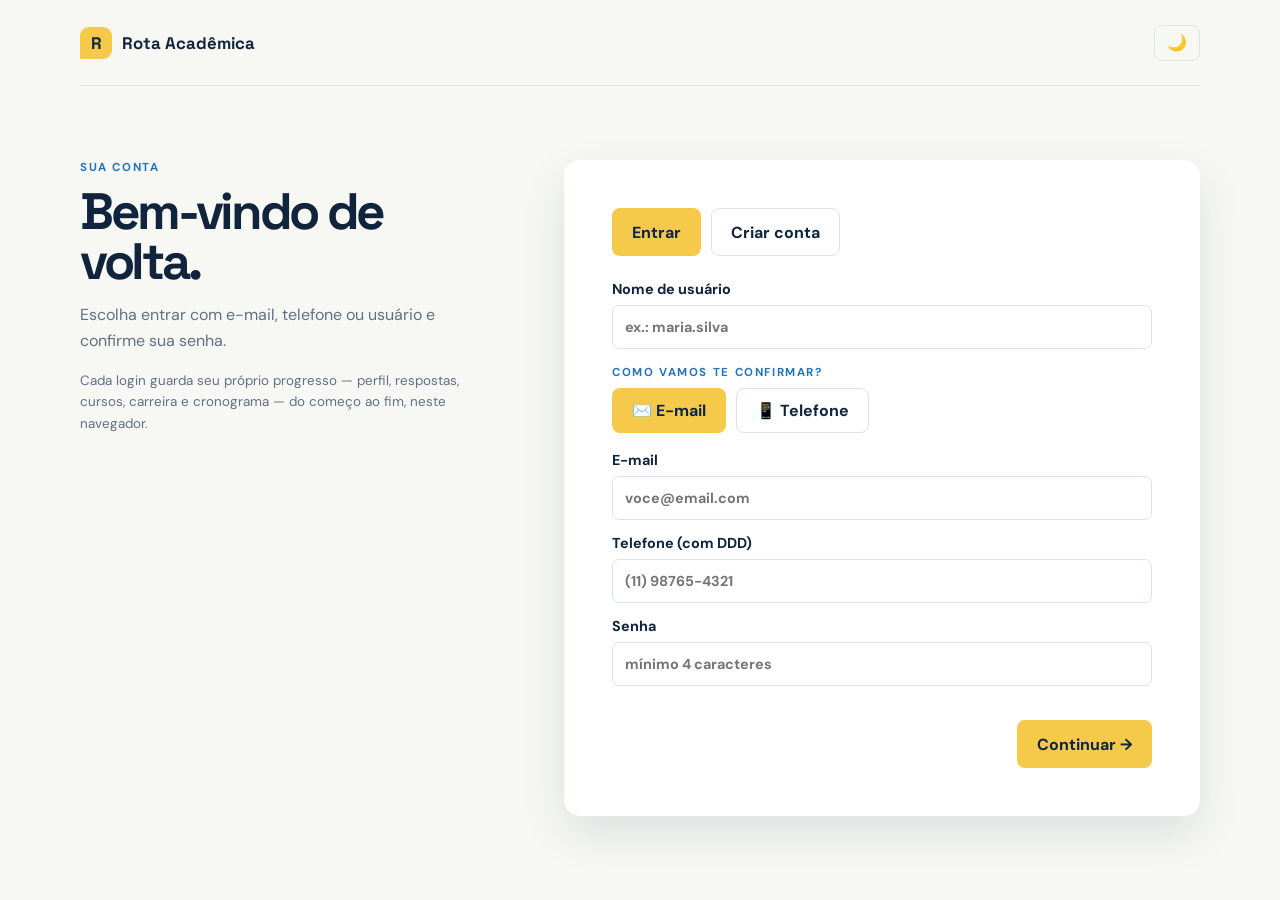
<file: teste.dev/projeto.1-site de auxilio/carreira.html>
<!DOCTYPE html>
<html lang="pt-BR">
<head>
  <meta charset="UTF-8">
  <meta name="viewport" content="width=device-width, initial-scale=1.0">
  <title>Carreira e salário | Rota Acadêmica</title>
  <link rel="preconnect" href="https://fonts.googleapis.com">
  <link rel="preconnect" href="https://fonts.gstatic.com" crossorigin>
  <link rel="preconnect" href="https://www.youtube.com">
  <link rel="preconnect" href="https://www.gov.br">
  <link rel="dns-prefetch" href="https://www.youtube.com">
  <link rel="dns-prefetch" href="https://www.gov.br">
  <link rel="dns-prefetch" href="https://www.salario.com.br">
  <link rel="dns-prefetch" href="https://emec.mec.gov.br">
  <link rel="dns-prefetch" href="https://www.eb.mil.br">
  <link rel="dns-prefetch" href="https://www.marinha.mil.br">
  <link rel="dns-prefetch" href="https://www2.fab.mil.br">
  <link href="https://fonts.googleapis.com/css2?family=DM+Sans:wght@400;500;600;700&family=Space+Grotesk:wght@500;600;700&display=swap" rel="stylesheet">
  <script>try{var t=localStorage.getItem("rotaAcademica_theme")||"light";if(t==="dark")document.documentElement.dataset.theme="dark";}catch(e){}</script>
  <link rel="stylesheet" href="style.css">
  <script src="inep-data.js?v=9"></script><script src="script.js?v=9" defer></script>
</head>
<body class="app-page" data-page="career">
  <header class="app-header container">
    <a class="brand" href="index.html"><span class="brand-mark">R</span><span>Rota Acadêmica</span></a>
    <div style="display:flex;gap:12px;align-items:center"><span data-user-chip class="header-tag"></span><button data-theme-toggle class="button button-ghost theme-toggle" type="button" title="Alternar tema claro/escuro" aria-label="Alternar tema claro ou escuro">🌙</button><a class="back-link" href="resultados.html">← Voltar aos resultados</a><button data-logout class="button button-ghost" type="button" style="min-height:36px;padding:6px 12px;font-size:.82rem">Sair</button></div>
  </header>

  <main class="container results-page">
    <section class="results-intro">
      <p class="eyebrow">ETAPA 4 DE 5</p>
      <h1 id="career-greeting">Veja como é o mercado do seu curso.</h1>
      <p><strong id="career-course"></strong><br><span id="career-institution" class="hint"></span></p>
    </section>

    <section aria-labelledby="salary-title" class="career-section">
      <div class="section-title-row"><h2 id="salary-title">Salário de referência no Brasil</h2><span id="salary-hint" class="hint">Valores CLT de referência nacional</span></div>
      <div class="salary-grid">
        <div class="salary-card"><span id="salary-label-initial">INICIAL</span><strong id="salary-initial">—</strong><small id="salary-sub-initial">Recém-formado / júnior</small></div>
        <div class="salary-card highlight"><span id="salary-label-average">PISO MÉDIO</span><strong id="salary-average">—</strong><small id="salary-sub-average">Média / acordos coletivos</small></div>
        <div class="salary-card"><span id="salary-label-ceiling">TETO</span><strong id="salary-ceiling">—</strong><small id="salary-sub-ceiling">Sênior / concursos / especialização</small></div>
      </div>
      <p id="salary-note" class="ranking-note">Referência a partir de dados oficiais do Novo CAGED / eSocial compilados por agregadores. Variam por estado, cidade, porte da empresa, nível e vínculo (CLT x concurso x autônomo). Confira sempre a fonte atualizada abaixo.</p>
      <div id="salary-links" class="source-list"></div>
    </section>

    <section aria-labelledby="market-title" class="career-section">
      <div class="section-title-row"><h2 id="market-title">Como funciona o mercado</h2></div>
      <p id="market-text" class="market-text"></p>
      <div class="market-grid">
        <div class="market-card"><h3>Onde atuar</h3><ul id="market-acts"></ul></div>
        <div class="market-card"><h3>Como entrar e crescer</h3><p id="market-entry"></p></div>
      </div>
    </section>

    <section id="mil-detail" class="career-section" hidden>
      <div class="section-title-row"><div><p class="eyebrow">CARREIRA MILITAR EM DETALHES</p><h2>Sua jornada até a farda</h2></div></div>
      <div class="market-grid">
        <div class="market-card"><h3>Tempo de formação</h3><p id="mil-training"></p></div>
        <div class="market-card"><h3>Como crescer na profissão</h3><p id="mil-growth"></p></div>
      </div>
      <div class="market-card" style="margin-top:14px"><h3>O que mais cai na prova</h3><div id="mil-topics"></div><p class="ranking-note">Baseado em editais e provas anteriores; confira o conteúdo programático do edital vigente.</p></div>
      <div class="market-card" style="margin-top:14px"><h3>TAF — como funciona na sua escola</h3><p id="mil-taf"></p><p class="ranking-note">Índices de referência das últimas edições; o índice oficial que vale é sempre o do edital vigente.</p></div>
      <div class="market-card" style="margin-top:14px"><h3>Acompanhamento recomendado</h3><p>Não treine sozinho no escuro: faça <strong>avaliação médica</strong> antes de começar, treine com <strong>educador físico</strong> montando planilha para os exercícios exatos do seu TAF, simule a prova completa com cronômetro a cada 3 semanas, cuide de <strong>sono (8h), alimentação e hidratação</strong>, e concilie 4-5 treinos semanais com o cronograma de estudos. Físico se constrói em 3 a 6 meses — comece agora e chegue ao TAF com folga, não no limite.</p></div>
    </section>

    <section id="entry-path-card" class="entry-plan-card career-section" hidden></section>

    <section class="career-section" aria-labelledby="sources-title">
      <h2 id="sources-title">Fontes oficiais para conferir</h2>
      <p class="ranking-note">Dados verdadeiros e atualizados mensalmente. Clique para pesquisar o cargo do seu interesse:</p>
      <div class="source-list">
        <a class="official-link" href="https://www.salario.com.br/tabela-salarial/" target="_blank" rel="noopener">Portal Salário — tabela por CBO/CAGED ↗</a>
        <a class="official-link" href="https://www.gov.br/trabalho-e-emprego/pt-br/assuntos/caged" target="_blank" rel="noopener">Novo CAGED — Ministério do Trabalho ↗</a>
        <a class="official-link" href="https://cbo.mte.gov.br/" target="_blank" rel="noopener">CBO — Classificação de Ocupações ↗</a>
        <a class="official-link" href="https://emec.mec.gov.br/" target="_blank" rel="noopener">e-MEC — cursos autorizados ↗</a>
        <a class="official-link" href="https://enem.inep.gov.br/" target="_blank" rel="noopener">ENEM / INEP ↗</a>
        <a class="official-link" href="https://www.gov.br/concursos/pt-br" target="_blank" rel="noopener">Portal Nacional de Concursos ↗</a>
      </div>
    </section>

    <section class="career-actions">
      <a class="button button-ghost" href="resultados.html">← Escolher outro curso</a>
      <button id="go-schedule" class="button button-primary" type="button">Montar meu cronograma →</button>
    </section>
  </main>
</body>
</html>
</file>
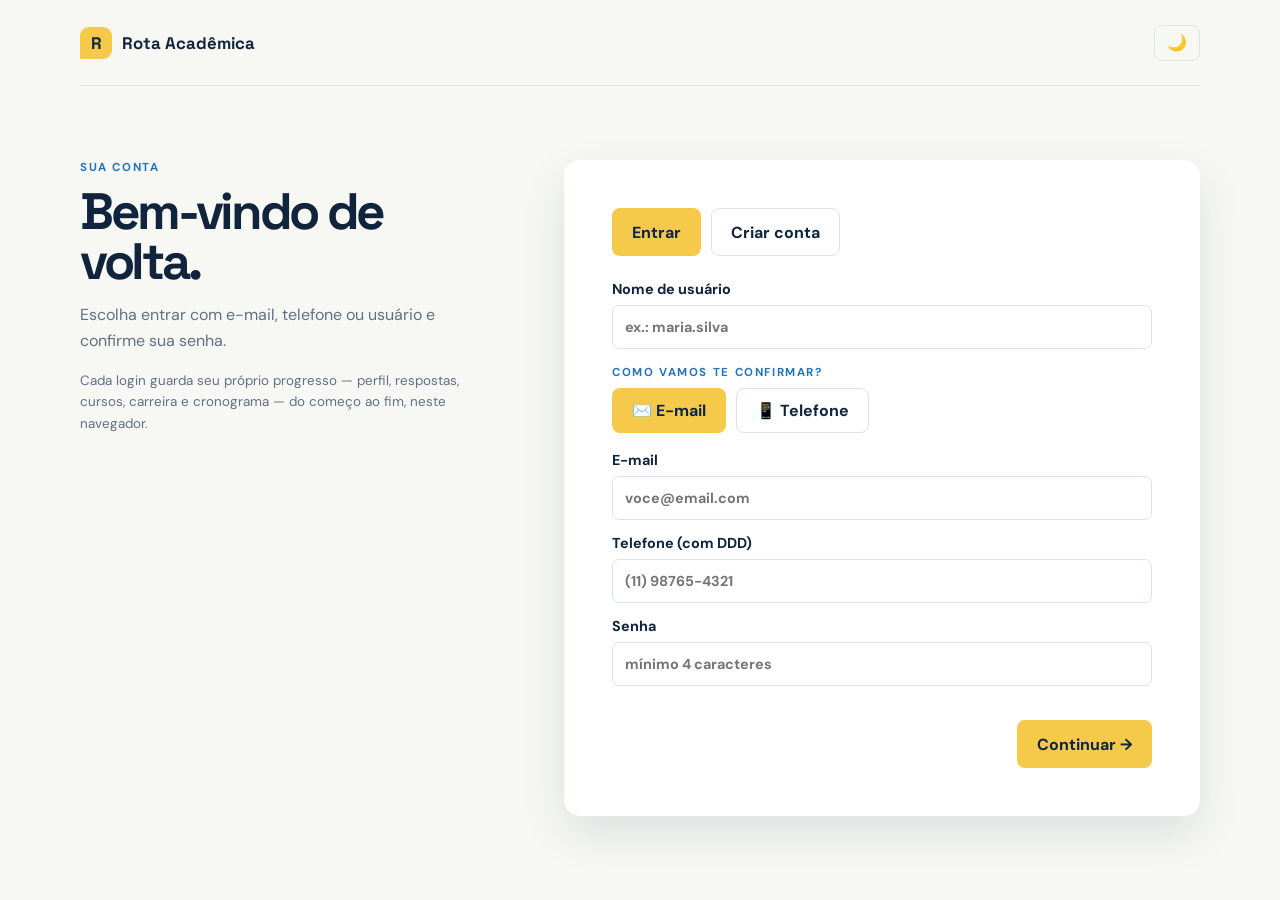
<file: teste.dev/projeto.1-site de auxilio/cronograma.html>
<!DOCTYPE html>
<html lang="pt-BR">
<head>
  <meta charset="UTF-8">
  <meta name="viewport" content="width=device-width, initial-scale=1.0">
  <title>Cronograma | Rota Acadêmica</title>
  <link rel="preconnect" href="https://fonts.googleapis.com">
  <link rel="preconnect" href="https://fonts.gstatic.com" crossorigin>
  <link rel="preconnect" href="https://www.youtube.com">
  <link rel="preconnect" href="https://www.gov.br">
  <link rel="dns-prefetch" href="https://www.youtube.com">
  <link rel="dns-prefetch" href="https://www.gov.br">
  <link rel="dns-prefetch" href="https://www.salario.com.br">
  <link rel="dns-prefetch" href="https://emec.mec.gov.br">
  <link rel="dns-prefetch" href="https://www.eb.mil.br">
  <link rel="dns-prefetch" href="https://www.marinha.mil.br">
  <link rel="dns-prefetch" href="https://www2.fab.mil.br">
  <link href="https://fonts.googleapis.com/css2?family=DM+Sans:wght@400;500;600;700&family=Space+Grotesk:wght@500;600;700&display=swap" rel="stylesheet">
  <script>try{var t=localStorage.getItem("rotaAcademica_theme")||"light";if(t==="dark")document.documentElement.dataset.theme="dark";}catch(e){}</script>
  <link rel="stylesheet" href="style.css">
  <script src="inep-data.js?v=9"></script><script src="script.js?v=9" defer></script>
</head>
<body class="app-page" data-page="schedule">
  <header class="app-header container">
    <a class="brand" href="index.html"><span class="brand-mark">R</span><span>Rota Acadêmica</span></a>
    <div style="display:flex;gap:12px;align-items:center"><span data-user-chip class="header-tag"></span><button data-theme-toggle class="button button-ghost theme-toggle" type="button" title="Alternar tema claro/escuro" aria-label="Alternar tema claro ou escuro">🌙</button><a class="back-link" href="carreira.html">← Voltar à carreira</a><button data-logout class="button button-ghost" type="button" style="min-height:36px;padding:6px 12px;font-size:.82rem">Sair</button></div>
  </header>

  <main class="container schedule-page">
    <section class="schedule-intro">
       <p class="eyebrow">ETAPA 5 DE 5</p>
      <h1>Seu plano de preparação.</h1>
      <p id="choice-summary">Defina seu caminho para gerar o cronograma.</p>
    </section>
    <section id="schedule-content" hidden>
      <div class="schedule-overview">
        <div><span id="schedule-focus-label">CURSO ESCOLHIDO</span><strong id="schedule-course"></strong></div>
        <div><span id="schedule-location-label">INSTITUIÇÃO</span><strong id="schedule-institution"></strong></div>
        <div><span>CARGA SEMANAL</span><strong id="weekly-total"></strong></div>
      </div>
      <div class="schedule-grid">
        <section class="weight-panel"><h2>Prioridades por matéria</h2><div id="subject-weights"></div></section>
        <section class="week-panel"><h2>Semana sugerida</h2><div id="weekly-schedule"></div></section>
      </div>
      <div id="mil-guides"></div>
      <p class="schedule-tip">Use este roteiro como ponto de partida. Ajuste os horários à sua rotina e reserve tempo para descanso.</p>
    </section>
    <section id="empty-schedule" class="empty-state"><h2>Escolha um curso e uma instituição primeiro.</h2><p>Volte aos resultados para comparar opções e montar seu cronograma personalizado.</p><a class="button button-primary" href="resultados.html">Ver resultados</a></section>
  </main>
</body>
</html>
</file>
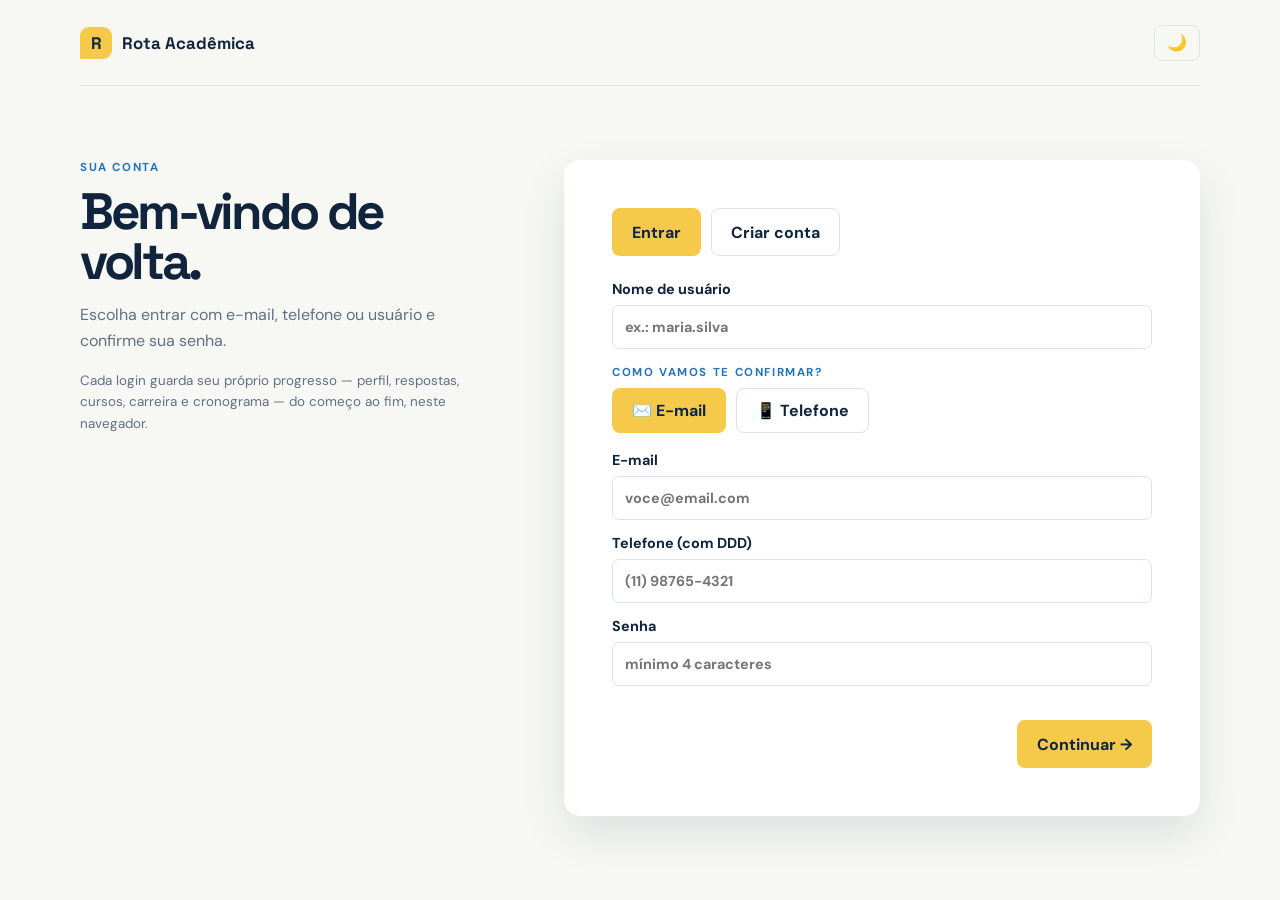
<file: teste.dev/projeto.1-site de auxilio/login.html>
<!DOCTYPE html>
<html lang="pt-BR">
<head>
  <meta charset="UTF-8">
  <meta name="viewport" content="width=device-width, initial-scale=1.0">
  <title>Entrar | Rota Acadêmica</title>
  <link rel="preconnect" href="https://fonts.googleapis.com">
  <link rel="preconnect" href="https://fonts.gstatic.com" crossorigin>
  <link href="https://fonts.googleapis.com/css2?family=DM+Sans:wght@400;500;600;700&family=Space+Grotesk:wght@500;600;700&display=swap" rel="stylesheet">
  <script>try{var t=localStorage.getItem("rotaAcademica_theme")||"light";if(t==="dark")document.documentElement.dataset.theme="dark";}catch(e){}</script>
  <link rel="stylesheet" href="style.css">
  <link rel="preconnect" href="https://www.youtube.com">
  <link rel="preconnect" href="https://www.gov.br">
  <link rel="dns-prefetch" href="https://www.youtube.com">
  <link rel="dns-prefetch" href="https://www.gov.br">
  <link rel="dns-prefetch" href="https://www.salario.com.br">
  <link rel="dns-prefetch" href="https://emec.mec.gov.br">
  <link rel="dns-prefetch" href="https://www.eb.mil.br">
  <link rel="dns-prefetch" href="https://www.marinha.mil.br">
  <link rel="dns-prefetch" href="https://www2.fab.mil.br">
  <script src="inep-data.js?v=9"></script><script src="script.js?v=9" defer></script>
</head>
<body class="app-page" data-page="login">
  <header class="app-header container">
    <a class="brand" href="login.html"><span class="brand-mark">R</span><span>Rota Acadêmica</span></a>
    <button data-theme-toggle class="button button-ghost theme-toggle" type="button" title="Alternar tema claro/escuro" aria-label="Alternar tema claro ou escuro">🌙</button>
  </header>

  <main class="container questionnaire-layout">
    <aside class="steps-panel">
      <p class="eyebrow">SUA CONTA</p>
      <h1 id="login-title">Bem-vindo de volta.</h1>
      <p id="login-sub">Entre com usuário, e-mail ou telefone — confirmamos com um código.</p>
      <p class="ranking-note">Cada login guarda seu próprio progresso — perfil, respostas, cursos, carreira e cronograma — do começo ao fim, neste navegador.</p>
    </aside>

    <section class="question-card" aria-live="polite">
      <div class="form-navigation" style="margin-top:0; justify-content:flex-start">
        <button id="mode-login" class="button button-primary selected" type="button">Entrar</button>
        <button id="mode-register" class="button button-ghost" type="button">Criar conta</button>
      </div>

      <!-- Etapa 1: credenciais -->
      <form id="login-form" autocomplete="off" style="margin-top:24px">
        <div class="location-selects" style="grid-template-columns:1fr">
          <label class="field-label" id="label-login-user">Usuário, e-mail ou telefone<input id="login-user" type="text" autocomplete="username" placeholder="ex.: maria.silva" required style="width:100%;padding:12px;border:1px solid var(--line);border-radius:7px"></label>
          <div id="contact-choice" hidden style="margin:2px 0 4px">
            <p class="eyebrow" style="margin-bottom:8px">COMO VAMOS TE CONFIRMAR?</p>
            <div style="display:flex;gap:10px;flex-wrap:wrap">
              <button id="contact-email-btn" class="button button-primary" type="button" style="min-height:44px">✉️ E-mail</button>
              <button id="contact-phone-btn" class="button button-ghost" type="button" style="min-height:44px">📱 Telefone</button>
            </div>
          </div>
          <label class="field-label" id="label-login-email" hidden>E-mail<input id="login-email" type="email" autocomplete="email" maxlength="80" placeholder="voce@email.com" style="width:100%;padding:12px;border:1px solid var(--line);border-radius:7px"></label>
          <label class="field-label" id="label-login-phone" hidden>Telefone (com DDD)<input id="login-phone" type="tel" autocomplete="tel" maxlength="20" placeholder="(11) 98765-4321" style="width:100%;padding:12px;border:1px solid var(--line);border-radius:7px"></label>
          <label class="field-label" id="label-login-pass">Senha<input id="login-pass" type="password" autocomplete="new-password" maxlength="60" placeholder="mínimo 4 caracteres" required style="width:100%;padding:12px;border:1px solid var(--line);border-radius:7px"></label>
          <div id="pass-meter-box" hidden style="margin-top:8px">
            <div class="pass-meter"><span id="pass-meter-fill"></span></div>
            <p id="pass-label" class="ranking-note" style="margin:6px 0 0"></p>
            <p class="ranking-note" style="margin:4px 0 0">Dica: use 8+ caracteres misturando maiúsculas, números e símbolos (!@#...).</p>
          </div>
        </div>
        <p id="login-error" class="ranking-note" hidden style="color:#b3261e"></p>
        <div class="form-navigation">
          <span></span>
          <button id="login-submit" class="button button-primary" type="submit">Continuar →</button>
        </div>
      </form>

      <!-- Etapa 2: escolher onde receber o código -->
      <div id="step-channel" hidden style="margin-top:24px">
        <p class="eyebrow">CONFIRMAÇÃO DE IDENTIDADE</p>
        <h2 style="font-family:'Space Grotesk',sans-serif;margin:0 0 8px">Onde enviamos seu código?</h2>
        <p class="ranking-note">Enviamos uma senha de 6 dígitos, válida por 5 minutos.</p>
        <div id="channel-options" class="options"></div>
        <div class="form-navigation">
          <button id="channel-back" class="button button-ghost" type="button">← Voltar</button>
          <button id="channel-send" class="button button-primary" type="button">Enviar código →</button>
        </div>
      </div>

      <!-- Etapa 3: digitar o código -->
      <div id="step-code" hidden style="margin-top:24px">
        <p class="eyebrow">DIGITE O CÓDIGO</p>
        <h2 style="font-family:'Space Grotesk',sans-serif;margin:0 0 8px">Confira seu e-mail ou telefone</h2>
        <p id="code-sent-to" class="ranking-note"></p>
        <div id="send-status" class="entry-plan-card" hidden style="margin:14px 0"></div>
        <label class="field-label">Código de 6 dígitos<input id="login-code" type="text" inputmode="numeric" maxlength="6" placeholder="000000" style="width:100%;padding:12px;border:1px solid var(--line);border-radius:7px;letter-spacing:.3em;text-align:center;font-size:1.2rem"></label>
        <p id="code-error" class="ranking-note" hidden style="color:#b3261e"></p>
        <div class="form-navigation">
          <button id="code-back" class="button button-ghost" type="button">← Voltar</button>
          <div style="display:flex;gap:10px">
            <button id="code-resend" class="button button-ghost" type="button">Reenviar</button>
            <button id="code-verify" class="button button-primary" type="button">Verificar →</button>
          </div>
        </div>
      </div>
    </section>
  </main>
</body>
</html>
</file>
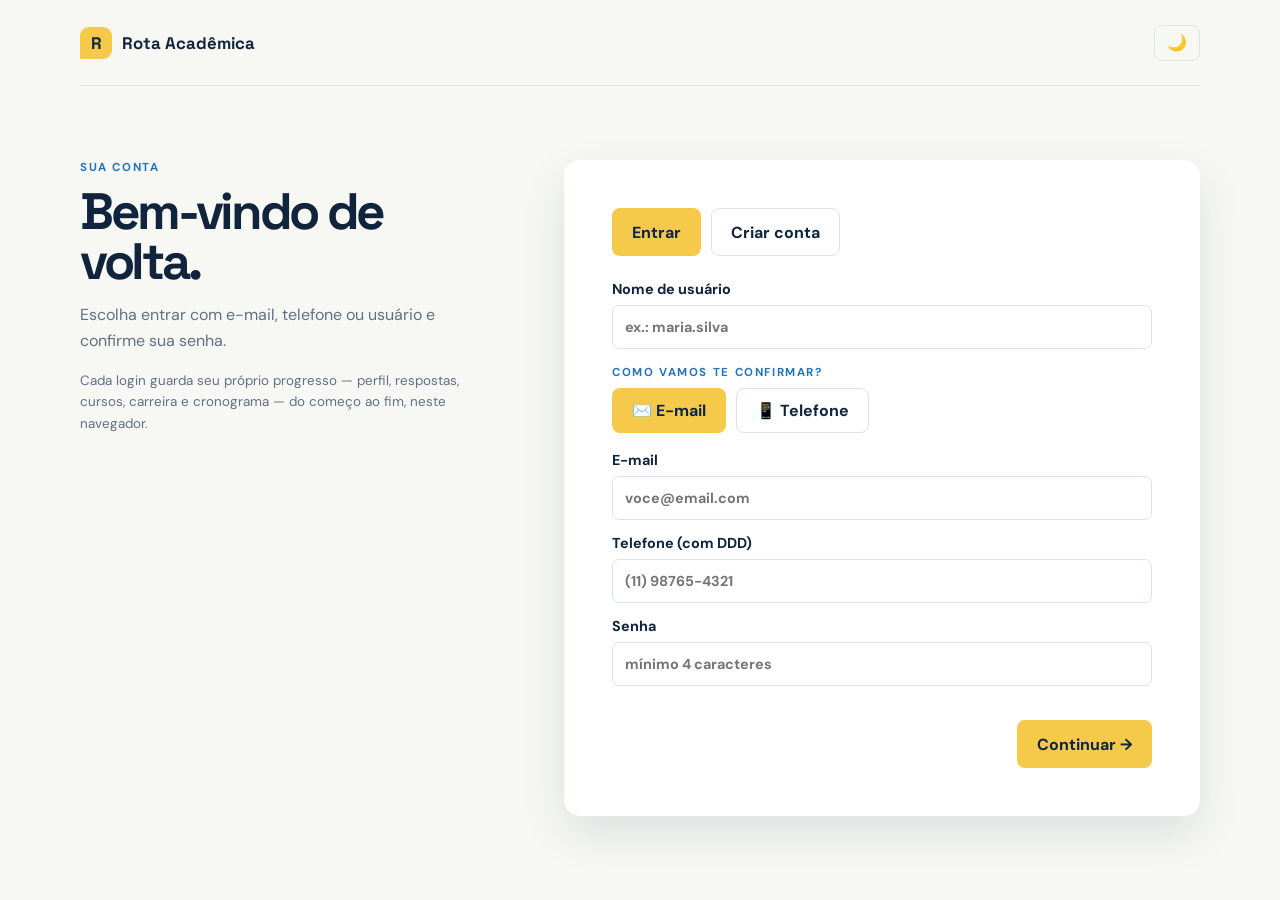
<file: teste.dev/projeto.1-site de auxilio/questionario.html>
<!DOCTYPE html>
<html lang="pt-BR">
<head>
  <meta charset="UTF-8">
  <meta name="viewport" content="width=device-width, initial-scale=1.0">
  <title>Questionário | Rota Acadêmica</title>
  <link rel="preconnect" href="https://fonts.googleapis.com">
  <link rel="preconnect" href="https://fonts.gstatic.com" crossorigin>
  <link rel="preconnect" href="https://www.youtube.com">
  <link rel="preconnect" href="https://www.gov.br">
  <link rel="dns-prefetch" href="https://www.youtube.com">
  <link rel="dns-prefetch" href="https://www.gov.br">
  <link rel="dns-prefetch" href="https://www.salario.com.br">
  <link rel="dns-prefetch" href="https://emec.mec.gov.br">
  <link rel="dns-prefetch" href="https://www.eb.mil.br">
  <link rel="dns-prefetch" href="https://www.marinha.mil.br">
  <link rel="dns-prefetch" href="https://www2.fab.mil.br">
  <link href="https://fonts.googleapis.com/css2?family=DM+Sans:wght@400;500;600;700&family=Space+Grotesk:wght@500;600;700&display=swap" rel="stylesheet">
  <script>try{var t=localStorage.getItem("rotaAcademica_theme")||"light";if(t==="dark")document.documentElement.dataset.theme="dark";}catch(e){}</script>
  <link rel="stylesheet" href="style.css">
  <script src="inep-data.js?v=9"></script><script src="script.js?v=9" defer></script>
</head>
<body class="app-page" data-page="questionnaire">
  <header class="app-header container">
    <a class="brand" href="index.html"><span class="brand-mark">R</span><span>Rota Acadêmica</span></a>
    <div style="display:flex;gap:12px;align-items:center"><span data-user-chip class="header-tag"></span><button data-theme-toggle class="button button-ghost theme-toggle" type="button" title="Alternar tema claro/escuro" aria-label="Alternar tema claro ou escuro">🌙</button><a class="back-link" href="index.html">← Voltar ao início</a><button data-logout class="button button-ghost" type="button" style="min-height:36px;padding:6px 12px;font-size:.82rem">Sair</button></div>
  </header>

  <main class="container questionnaire-layout">
    <aside class="steps-panel">
       <p class="eyebrow">ETAPA 2 DE 5</p>
       <h1 id="profile-greeting">Vamos conhecer seu jeito de aprender.</h1>
       <p id="profile-context">Não existem respostas certas. Marque todas as opções que combinam com você em cada pergunta.</p>
      <div class="progress-track"><span id="progress-bar"></span></div>
       <p id="progress-text" class="progress-text">Pergunta 1 de 11</p>
    </aside>

    <section class="question-card" aria-live="polite">
      <form id="questionnaire-form">
        <div id="question-content"></div>
        <div class="form-navigation">
          <button id="previous-question" class="button button-ghost" type="button">← Anterior</button>
          <button id="next-question" class="button button-primary" type="button">Próxima →</button>
        </div>
      </form>
    </section>
  </main>
</body>
</html>
</file>
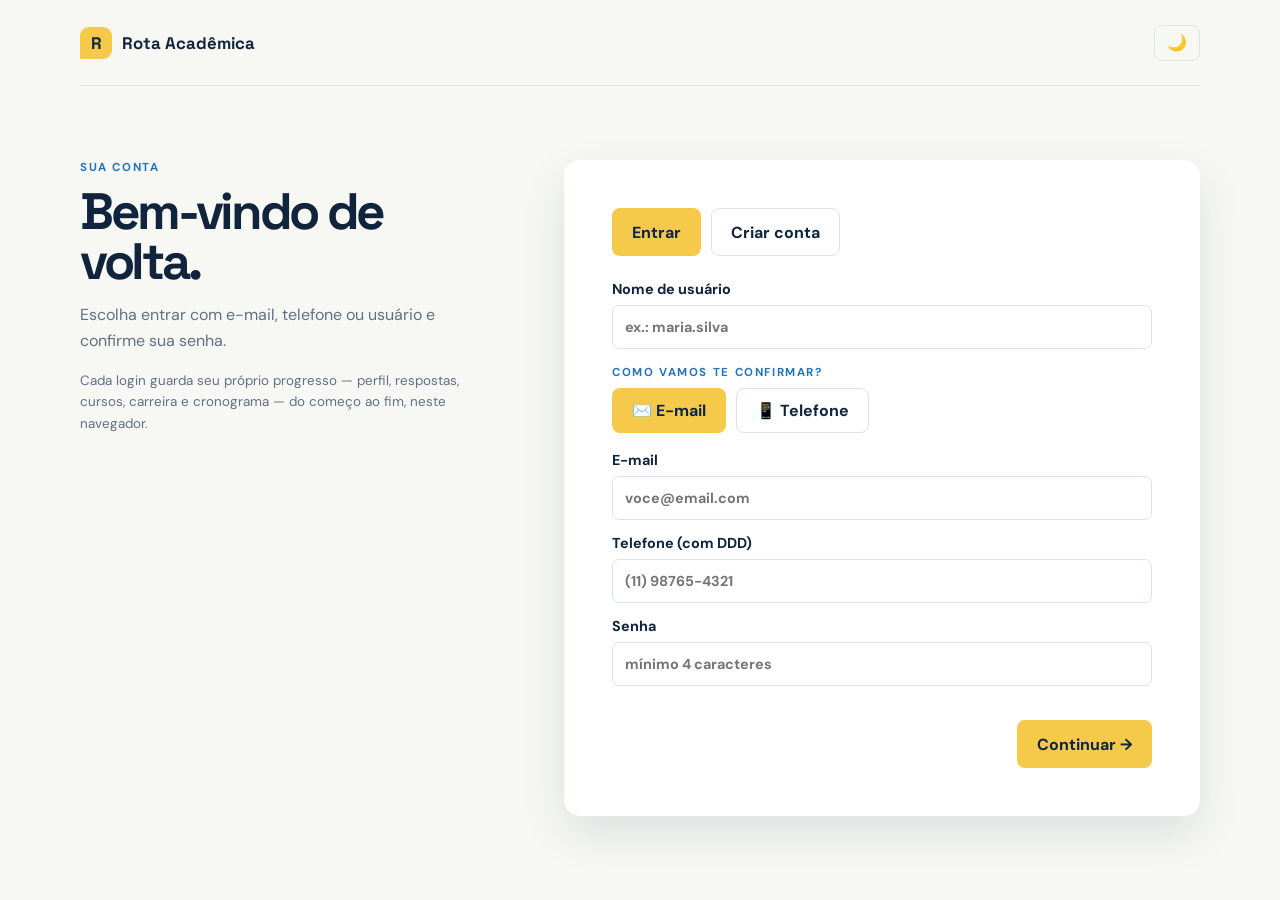
<file: teste.dev/projeto.1-site de auxilio/resultados.html>
<!DOCTYPE html>
<html lang="pt-BR">
<head>
  <meta charset="UTF-8">
  <meta name="viewport" content="width=device-width, initial-scale=1.0">
  <title>Cursos sugeridos | Rota Acadêmica</title>
  <link rel="preconnect" href="https://fonts.googleapis.com">
  <link rel="preconnect" href="https://fonts.gstatic.com" crossorigin>
  <link rel="preconnect" href="https://www.youtube.com">
  <link rel="preconnect" href="https://www.gov.br">
  <link rel="dns-prefetch" href="https://www.youtube.com">
  <link rel="dns-prefetch" href="https://www.gov.br">
  <link rel="dns-prefetch" href="https://www.salario.com.br">
  <link rel="dns-prefetch" href="https://emec.mec.gov.br">
  <link rel="dns-prefetch" href="https://www.eb.mil.br">
  <link rel="dns-prefetch" href="https://www.marinha.mil.br">
  <link rel="dns-prefetch" href="https://www2.fab.mil.br">
  <link href="https://fonts.googleapis.com/css2?family=DM+Sans:wght@400;500;600;700&family=Space+Grotesk:wght@500;600;700&display=swap" rel="stylesheet">
  <script>try{var t=localStorage.getItem("rotaAcademica_theme")||"light";if(t==="dark")document.documentElement.dataset.theme="dark";}catch(e){}</script>
  <link rel="stylesheet" href="style.css">
  <script src="inep-data.js?v=9"></script><script src="script.js?v=9" defer></script>
</head>
<body class="app-page" data-page="results">
  <header class="app-header container">
    <a class="brand" href="index.html"><span class="brand-mark">R</span><span>Rota Acadêmica</span></a>
    <div style="display:flex;gap:12px;align-items:center"><span data-user-chip class="header-tag"></span><button data-theme-toggle class="button button-ghost theme-toggle" type="button" title="Alternar tema claro/escuro" aria-label="Alternar tema claro ou escuro">🌙</button><a class="back-link" href="questionario.html">← Refazer questionário</a><button data-logout class="button button-ghost" type="button" style="min-height:36px;padding:6px 12px;font-size:.82rem">Sair</button></div>
  </header>

  <main class="container results-page">
    <section class="results-intro">
       <p class="eyebrow">ETAPA 3 DE 5</p>
      <h1>Possibilidades para o seu perfil.</h1>
      <p id="profile-summary">Analisamos suas respostas para encontrar caminhos compatíveis.</p>
      <p class="ranking-note">Você pode marcar várias opções por pergunta — o ranking soma todos os seus interesses.</p>
     </section>

      <section id="entry-plan-card" class="entry-plan-card" hidden></section>

      <section id="military-section" hidden aria-labelledby="military-title">
        <div class="section-title-row"><div><p class="eyebrow">TRILHA MILITAR</p><h2 id="military-title">Sua carreira militar ideal</h2></div><span class="hint">Baseada nas 4 perguntas militares</span></div>
        <p id="military-summary" class="ranking-note"></p>
        <div id="military-results" class="course-grid"></div>
        <div class="career-actions" style="margin-top:18px">
          <button id="military-continue" class="button button-primary" type="button">Ver plano de estudos →</button>
        </div>
      </section>

      <section id="courses-section" aria-labelledby="courses-title">
       <div class="section-title-row"><h2 id="courses-title">Cursos sugeridos</h2><span class="hint">Vitrine com variedade de áreas — o ranking completo está abaixo.</span></div>
      <div id="course-results" class="course-grid"></div>
    </section>

    <section id="institution-section" class="institutions-section" hidden aria-labelledby="institutions-title">
      <div class="section-title-row"><div><p class="eyebrow">ESCOLHA ONDE ESTUDAR</p><h2 id="institutions-title">Instituições para <span id="selected-course-name"></span></h2></div></div>
      <div id="region-quick" class="source-list" style="margin-bottom:12px" hidden></div>
      <div class="filters" aria-label="Filtros de instituições">
        <label>Estado<select id="state-filter"><option value="">Todos os estados</option></select></label>
        <label>Cidade<select id="city-filter"><option value="">Todas as cidades</option></select></label>
        <label>Categoria<select id="type-filter"><option value="">Todas as categorias</option><option value="Federal">Federal</option><option value="Estadual">Estadual</option><option value="Privada">Privada</option></select></label>
      </div>
      <p class="ranking-note">Ordem: CPC do curso, CC do curso e IGC institucional — ciclo oficial mais recente (CPC/IGC 2023, Portaria INEP 203/2025). Valores por curso/campus são demonstrativos: confirme no <a class="official-link" href="https://www.gov.br/inep/pt-br/areas-de-atuacao/pesquisas-estatisticas-e-indicadores/indicadores-de-qualidade-da-educacao-superior/conceito-preliminar-de-curso-cpc" target="_blank" rel="noopener" style="margin:0">INEP/CPC ↗</a> e no <a class="official-link" href="https://emec.mec.gov.br/" target="_blank" rel="noopener" style="margin:0">e-MEC ↗</a>.</p>
      <p id="institution-count" class="ranking-note"></p>
      <div id="institution-results" class="institution-list"></div>
      <div id="compare-bar" style="display:none;position:sticky;bottom:16px;margin-top:16px;padding:12px 16px;background:var(--navy);color:#fff;border-radius:10px;gap:12px;align-items:center;justify-content:space-between;box-shadow:var(--shadow)">
        <span id="compare-bar-text"></span>
        <div style="display:flex;gap:10px">
          <button id="compare-clear" class="button button-ghost" type="button" style="min-height:40px;color:#fff;border-color:rgba(255,255,255,.4)">Limpar</button>
          <button id="compare-go" class="button button-primary" type="button" style="min-height:40px">Comparar agora ↓</button>
        </div>
      </div>
      <section id="compare-section" hidden style="margin-top:20px" aria-labelledby="compare-title">
        <div class="section-title-row"><div><p class="eyebrow">LADO A LADO</p><h2 id="compare-title">Comparar universidades</h2></div><span class="hint">O melhor valor de cada linha em destaque</span></div>
        <div id="compare-grid" class="course-grid" style="grid-template-columns:repeat(auto-fit,minmax(230px,1fr))"></div>
      </section>
    </section>
  </main>
</body>
</html>
</file>
<file: style.css>
/* Syllabus — cream-paper magazine meets geometric sans-serif */
/* Tokens */
@import url('https://fonts.googleapis.com/css2?family=Inter:wght@400;500;600;700&family=Sora:wght@600;700;800&family=JetBrains+Mono:wght@400&display=swap');

:root {
  /* Syllabus colors */
  --color-ink-violet: #0d0129;
  --color-butter-yellow: #fae59b;
  --color-deep-teal: #19615c;
  --color-cream-paper: #fffcf7;
  --color-pure-white: #ffffff;
  --color-shadow-black: #000000;

  --font-roobert: 'Inter', 'General Sans', ui-sans-serif, system-ui, -apple-system, "Segoe UI", Roboto, sans-serif;
  --font-display: 'Sora', 'Space Grotesk', 'Inter', ui-sans-serif, system-ui, sans-serif;
  --font-supply: 'JetBrains Mono', 'IBM Plex Mono', ui-monospace, monospace;

  --text-body-sm: 16px;
  --text-body: 20px;
  --text-subheading: 24px;
  --text-heading-sm: 40px;
  --text-heading: 48px;
  --text-heading-lg: 56px;
  --text-display: 64px;

  --spacing-16: 16px;
  --spacing-24: 24px;
  --spacing-40: 40px;
  --spacing-64: 64px;
  --spacing-80: 80px;
  --spacing-104: 104px;
  --spacing-120: 120px;

  --page-max-width: 1200px;
  --section-gap: 120px;
  --card-padding: 40px;

  --shadow-subtle: 1px 1px 3px 0px #000000;

  /* Legacy mapping — keeps existing markup/JS working */
  --ink: #0d0129;
  --muted: #4a4468;
  --paper: #fffcf7;
  --surface: #ffffff;
  --navy: #0d0129;
  --blue: #19615c;
  --sky: #fae59b;
  --yellow: #fae59b;
  --green: #19615c;
  --line: #0d0129;
  --shadow: 1px 1px 3px 0px #000000;

  color-scheme: light;
}

* { box-sizing: border-box; }
[hidden] { display: none !important; }
html { scroll-behavior: smooth; }
body {
  margin: 0;
  font-family: var(--font-roobert);
  font-weight: 400;
  font-size: var(--text-body-sm);
  line-height: 1.6;
  color: var(--color-ink-violet);
  background: var(--color-cream-paper);
}
button, input, select { font: inherit; }
button { cursor: pointer; }
a { color: inherit; text-decoration: none; }
h1, h2, h3,
.hero h1, .steps-panel h1, .results-intro h1, .schedule-intro h1,
.section-heading h2, .section-title-row h2, .weight-panel h2, .week-panel h2,
.question-title, .feature-card h3, .course-card h3, .market-card h3,
.salary-card strong, .entry-plan-card h2, .empty-state h2 {
  font-family: var(--font-display);
  font-weight: 700;
  line-height: 1.05;
  letter-spacing: -0.04em;
  text-wrap: balance;
}
.brand { font-family: var(--font-display); letter-spacing: -0.02em; }

.container { width: min(var(--page-max-width), calc(100% - 40px)); margin: 0 auto; }

/* Header — minimal top bar: logo left, ghost links + solid violet CTA right */
.site-header, .app-header {
  min-height: 86px;
  display: flex;
  align-items: center;
  justify-content: space-between;
  gap: 24px;
  padding: 16px 0;
  border-bottom: 1px solid var(--color-ink-violet);
  background: var(--color-cream-paper);
}
.app-header { border-bottom: 1px solid var(--color-ink-violet); }
.brand {
  display: inline-flex; align-items: center; gap: 10px;
  font-weight: 700; font-size: 20px; line-height: 1;
}
.brand-mark {
  display: grid; width: 32px; height: 32px; place-items: center;
  color: var(--color-cream-paper);
  background: var(--color-ink-violet);
  border: 1px solid var(--color-ink-violet);
  border-radius: 0;
  font-weight: 700;
}
.header-tag, .back-link {
  font-size: 16px; font-weight: 400; color: var(--color-ink-violet);
}
.back-link:hover { text-decoration: underline; }

.eyebrow {
  margin: 0 0 12px;
  color: var(--color-ink-violet);
  font-size: 16px; font-weight: 700;
  letter-spacing: .08em; text-transform: uppercase;
}

/* Landing canvas — cream only, no gradients */
.landing-page {
  min-height: 100vh; position: relative; overflow-x: hidden;
  background: var(--color-cream-paper);
}
.academic-background { position: absolute; inset: 0; z-index: 0; overflow: hidden; pointer-events: none; }
/* Turn floating formulas into faint line-art + yellow accent dots */
.formula {
  position: absolute;
  color: rgba(13,1,41,.10);
  font-family: var(--font-roobert);
  font-size: clamp(1rem, 2.4vw, 2rem);
  font-weight: 700;
  transform: rotate(-6deg);
}
.formula-one { top: 19%; left: 4%; }
.formula-two { top: 11%; right: 12%; }
.formula-three { bottom: 17%; left: 13%; }
.formula-four { bottom: 8%; right: 7%; }
.formula-five { top: 48%; left: 42%; }
.formula-six { top: 70%; right: 33%; font-size: 1rem; }
/* Orbits become thin ink rules; map-shape becomes flat yellow wash band */
.orbit { position: absolute; border: 1px solid rgba(13,1,41,.18); border-radius: 0; }
.orbit-one { width: 460px; height: 120px; top: 8%; left: 52%; transform: rotate(8deg); }
.orbit-two { width: 620px; height: 140px; bottom: 1%; left: -12%; transform: rotate(-8deg); }
.map-shape {
  position: absolute; right: 6%; bottom: 8%; width: 18px; height: 18px;
  background: var(--color-butter-yellow);
  border: 1px solid var(--color-ink-violet);
  border-radius: 50%;
  clip-path: none;
  box-shadow: 28px -18px 0 -4px var(--color-cream-paper), 28px -18px 0 -3px var(--color-ink-violet),
              56px 10px 0 -5px var(--color-butter-yellow), 56px 10px 0 -4px var(--color-ink-violet);
}

/* Hero — two-column split: type left, illustration card right */
.hero {
  position: relative; z-index: 1;
  min-height: calc(100vh - 150px);
  display: grid; grid-template-columns: 1.2fr .8fr;
  align-items: center; gap: clamp(40px, 6vw, 80px);
  padding: 80px 0 120px;
}
.hero h1, .steps-panel h1, .results-intro h1, .schedule-intro h1 {
  margin: 0; max-width: 740px;
  font-weight: 700;
  font-size: clamp(40px, 5vw, 64px);
  letter-spacing: normal; line-height: 1.25;
}
.hero h1 em { font-style: normal; background: var(--color-butter-yellow); padding: 0 10px; border: 1px solid var(--color-ink-violet); display: inline-block; }
.hero-text {
  max-width: 60ch; margin: 24px 0;
  color: var(--color-ink-violet);
  font-size: var(--text-body); line-height: 1.6;
}

/* Forms — sharp, outlined, on white */
.profile-form {
  max-width: 650px; margin-top: 24px; padding: 40px;
  background: var(--color-pure-white);
  border: 1px solid var(--color-ink-violet);
  border-radius: 0;
  box-shadow: none;
}
.profile-grid { display: grid; grid-template-columns: repeat(2, 1fr); gap: 16px; }
.profile-grid label { display: grid; gap: 6px; font-size: 16px; font-weight: 700; }
.profile-grid input, .profile-grid select,
.field-label select, .field-label input, .filters select {
  width: 100%; min-height: 48px; padding: 12px;
  color: var(--color-ink-violet);
  border: 1px solid var(--color-ink-violet);
  border-radius: 0; background: var(--color-pure-white);
}
.profile-grid input:focus, .profile-grid select:focus,
.field-label select:focus, .field-label input:focus {
  outline: 2px solid var(--color-ink-violet); outline-offset: 1px;
}
.profile-full { grid-column: 1 / -1; }
.profile-form .hero-actions { margin-top: 24px; }

.hero-actions { display: flex; flex-wrap: wrap; align-items: center; gap: 16px; }

/* Buttons — Syllabus signature */
.button {
  display: inline-flex; align-items: center; justify-content: center; gap: 10px;
  min-height: 52px; padding: 16px 32px;
  border: 1px solid var(--color-ink-violet);
  border-radius: 0;
  font-weight: 700; font-size: 16px; letter-spacing: .04em; text-transform: uppercase;
  transition: transform .12s ease, box-shadow .12s ease;
}
.button:hover { transform: translate(-1px,-1px); }
.button:active { transform: translate(1px,1px); box-shadow: 0 0 0 0 #000 !important; }
.button-primary {
  color: var(--color-ink-violet);
  background: var(--color-butter-yellow);
  box-shadow: var(--shadow-subtle);
}
.button-primary:hover { background: var(--color-butter-yellow); box-shadow: 2px 2px 0 0 #000; }
.button-ghost {
  color: var(--color-ink-violet);
  border: 1px solid var(--color-ink-violet);
  background: transparent;
  box-shadow: none;
}
.button-ghost:hover { background: var(--color-pure-white); }
.theme-toggle { min-height: 40px; padding: 8px 14px; font-size: 1rem; text-transform: none; }

.small-note { margin: 16px 0 0; color: var(--color-ink-violet); opacity: .75; font-size: 16px; }

/* Hero panel — Teal Section Block */
.hero-panel {
  padding: 40px;
  color: var(--color-cream-paper);
  background: var(--color-deep-teal);
  border: 1px solid var(--color-ink-violet);
  border-radius: 0;
  box-shadow: none;
  position: relative;
}
.hero-panel::before {
  content: ""; position: absolute; top: 18px; right: 18px;
  width: 8px; height: 8px; border-radius: 50%;
  background: var(--color-butter-yellow);
  box-shadow: -16px 0 0 var(--color-butter-yellow), -32px 0 0 var(--color-cream-paper);
}
.panel-label { margin: 0 0 24px; color: var(--color-butter-yellow); font-size: 16px; font-weight: 700; letter-spacing: .08em; }
.journey-list { display: grid; gap: 24px; margin: 0; padding: 0; list-style: none; }
.journey-list li { display: grid; grid-template-columns: 40px 1fr; gap: 12px; align-items: start; }
.journey-list li > span {
  display: grid; width: 32px; height: 32px; place-items: center;
  color: var(--color-ink-violet); background: var(--color-butter-yellow);
  border: 1px solid var(--color-ink-violet);
  border-radius: 0; font-size: 16px; font-weight: 700;
}
.journey-list strong, .journey-list small { display: block; }
.journey-list strong { margin-top: 2px; font-size: 20px; line-height: 1.4; }
.journey-list small { margin-top: 4px; color: var(--color-cream-paper); opacity: .9; line-height: 1.6; font-size: 16px; }

/* Features — cream cards defined by border alone */
.features { padding: 40px 0 120px; position: relative; z-index: 1; }
.section-heading h2, .section-title-row h2, .weight-panel h2, .week-panel h2 {
  margin: 0; font-weight: 700; font-size: clamp(24px, 3vw, 40px); line-height: 1.27;
}
.feature-grid { display: grid; grid-template-columns: repeat(3, 1fr); gap: 24px; margin-top: 40px; }
.feature-card {
  padding: 40px;
  background: var(--color-cream-paper);
  border: 1px solid var(--color-ink-violet);
  border-radius: 0; box-shadow: none;
}
.feature-card:nth-child(2) { background: var(--color-pure-white); }
.feature-icon {
  display: inline-grid; place-items: center;
  min-width: 40px; height: 40px; padding: 0 10px; margin-bottom: 24px;
  color: var(--color-ink-violet); background: var(--color-butter-yellow);
  border: 1px solid var(--color-ink-violet);
  font-weight: 700; font-size: 16px;
}
.feature-card h3 { margin: 0 0 16px; font-size: 24px; line-height: 1.4; }
.feature-card p { margin: 0; font-size: 20px; line-height: 1.6; opacity: .9; }

.site-footer {
  display: flex; justify-content: space-between; gap: 16px;
  padding: 24px 0; color: var(--color-ink-violet);
  border-top: 1px solid var(--color-ink-violet);
  font-size: 16px; background: var(--color-cream-paper);
}

/* App pages */
.app-page { min-height: 100vh; background: var(--color-cream-paper); }
.questionnaire-layout {
  display: grid; grid-template-columns: minmax(260px, .75fr) minmax(0, 1.25fr);
  gap: clamp(36px, 6vw, 80px); padding-top: 80px; padding-bottom: 120px;
}
.steps-panel { align-self: start; position: sticky; top: 30px; }
.steps-panel h1 { font-size: clamp(40px, 4vw, 48px); }
.steps-panel > p:not(.eyebrow):not(.progress-text) { font-size: 20px; line-height: 1.6; }
.progress-track { height: 8px; overflow: hidden; margin-top: 40px; background: var(--color-pure-white); border: 1px solid var(--color-ink-violet); border-radius: 0; }
.progress-track span { display: block; width: 16.66%; height: 100%; background: var(--color-deep-teal); border-radius: 0; transition: width .3s; }
.progress-text { font-size: 16px; }

.question-card {
  padding: 40px; background: var(--color-pure-white);
  border: 1px solid var(--color-ink-violet); border-radius: 0; box-shadow: none;
}
.question-number { margin: 0 0 12px; color: var(--color-ink-violet); font-size: 16px; font-weight: 700; letter-spacing: .08em; text-transform: uppercase; }
.question-title { margin: 0; font-size: clamp(24px, 3vw, 40px); line-height: 1.27; }
.question-help { margin: 16px 0 24px; font-size: 20px; line-height: 1.6; }
.options { display: grid; gap: 16px; }
.option {
  position: relative; display: flex; align-items: center; gap: 13px;
  padding: 16px; border: 1px solid var(--color-ink-violet); border-radius: 0;
  cursor: pointer; background: var(--color-cream-paper);
  transition: background .15s;
}
.option:hover { border-color: var(--color-ink-violet); background: var(--color-butter-yellow); }
.option input { position: absolute; opacity: 0; }
.option-mark {
  display: grid; width: 20px; height: 20px; flex: 0 0 auto; place-items: center;
  border: 1.5px solid var(--color-ink-violet); border-radius: 0; background: #fff;
}
.option input:checked + .option-mark { border-color: var(--color-ink-violet); background: var(--color-deep-teal); box-shadow: inset 0 0 0 3px white; }
.option-text { font-weight: 400; font-size: 20px; }
.location-selects { display: grid; grid-template-columns: 1fr 1fr; gap: 16px; }
.field-label { display: grid; gap: 8px; font-size: 16px; font-weight: 700; }
.form-navigation { display: flex; justify-content: space-between; gap: 16px; margin-top: 40px; }
.form-navigation .button[disabled] { visibility: hidden; }

/* Results / schedule */
.results-page, .schedule-page { padding-top: 80px; padding-bottom: 120px; }
.results-intro, .schedule-intro { margin-bottom: 64px; }
.results-intro h1, .schedule-intro h1 { font-size: clamp(40px, 4.5vw, 56px); }
.results-intro > p:not(.eyebrow), .schedule-intro > p:not(.eyebrow) { max-width: 65ch; font-size: 20px; line-height: 1.6; }
.section-title-row { display: flex; justify-content: space-between; align-items: end; gap: 18px; margin-bottom: 24px; border-bottom: 1px solid var(--color-ink-violet); padding-bottom: 16px; }
.section-title-row h2 { font-size: 24px; }
.hint { font-size: 16px; opacity: .8; }
.course-grid { display: grid; grid-template-columns: repeat(3, 1fr); gap: 24px; }
.course-card {
  display: flex; flex-direction: column; align-items: flex-start;
  min-height: 260px; padding: 40px; text-align: left;
  border: 1px solid var(--color-ink-violet); border-radius: 0;
  background: var(--color-pure-white); box-shadow: none;
}
.course-card:hover, .course-card.selected { background: var(--color-butter-yellow); border-color: var(--color-ink-violet); box-shadow: var(--shadow-subtle); color: var(--color-ink-violet); }
.course-card:hover h3, .course-card.selected h3,
.course-card:hover p, .course-card.selected p,
.course-card:hover span, .course-card.selected span,
.course-card:hover strong, .course-card.selected strong { color: var(--color-ink-violet); }
.course-card:hover .match-why, .course-card.selected .match-why { background: transparent !important; border-top: 1px solid currentColor; color: inherit; }
.course-card:hover .match-why strong, .course-card.selected .match-why strong { color: inherit; }
.course-card .pill, .course-card .grade-label, .course-card .official-link,
.institution-card .pill, .institution-card .grade-label, .institution-card .official-link { background: transparent !important; }
.course-score { font-size: 16px; font-weight: 700; letter-spacing: .06em; text-transform: uppercase; }
.course-card h3 { margin: 16px 0 8px; font-size: 24px; }
.course-card p { flex: 1; margin: 0; font-size: 16px; line-height: 1.6; }
.course-card strong { margin-top: 24px; color: var(--color-deep-teal); font-size: 16px; }

.institutions-section { margin-top: 80px; padding-top: 64px; border-top: 1px solid var(--color-ink-violet); }
.filters { display: grid; grid-template-columns: repeat(3, 1fr); gap: 16px; padding: 24px; background: var(--color-butter-yellow); border: 1px solid var(--color-ink-violet); border-radius: 0; }
.filters label { display: grid; gap: 6px; font-size: 16px; font-weight: 700; }
.ranking-note { margin: 16px 0; font-size: 16px; line-height: 1.6; }
.institution-list { display: grid; gap: 16px; }
.institution-card {
  display: grid; grid-template-columns: minmax(0, 1fr) auto; gap: 24px;
  padding: 24px; background: var(--color-pure-white);
  border: 1px solid var(--color-ink-violet); border-radius: 0;
}
.institution-card h3, .institution-card h4 { margin: 0 0 8px; font-size: 20px; }
.institution-card p { margin: 6px 0; font-size: 16px; line-height: 1.6; }

/* Pills, badges, links — fundo transparente, herda o tema */
.pill, .grade-label, .official-link {
  display: inline-flex; padding: 8px 12px;
  border: 1px solid currentColor; border-radius: 0;
  background: transparent !important; color: inherit;
  font-size: 16px; font-weight: 400;
}
a.pill, a.grade-label, a.official-link, button.pill, button.grade-label, button.official-link { color: inherit; background: transparent !important; }
.official-link:hover { background: transparent !important; text-decoration: underline; color: inherit; }
.source-list { display: flex; flex-wrap: wrap; gap: 16px; margin-top: 16px; }

/* Institution meta / grades — fundo transparente */
.institution-meta { display: flex; flex-wrap: wrap; gap: 8px; margin: 12px 0; background: transparent !important; }
.grade-set { display: flex; gap: 16px; align-items: flex-start; background: transparent !important; }
.grade-set > div { display: grid; gap: 4px; text-align: center; background: transparent !important; }
.grade { font-family: var(--font-display); font-size: 24px; font-weight: 700; line-height: 1; background: transparent !important; color: inherit; }
.no-results {
  padding: 24px; background: transparent !important;
  border: 1px dashed currentColor; color: inherit;
  font-size: 16px; line-height: 1.6;
}

/* Schedule — teal overview band, white panels */
.schedule-overview {
  display: grid; grid-template-columns: repeat(3, 1fr);
  margin-bottom: 40px; background: var(--color-deep-teal);
  border: 1px solid var(--color-ink-violet); border-radius: 0; overflow: hidden;
}
.schedule-overview div { padding: 24px; color: var(--color-cream-paper); border-right: 1px solid var(--color-cream-paper); }
.schedule-overview div:last-child { border: 0; }
.schedule-overview span { display: block; margin-bottom: 8px; color: var(--color-butter-yellow); font-size: 16px; font-weight: 700; letter-spacing: .06em; }
.schedule-overview strong { font-size: 20px; }
.schedule-grid { display: grid; grid-template-columns: .8fr 1.2fr; gap: 24px; }
.weight-panel, .week-panel { padding: 40px; background: var(--color-pure-white); border: 1px solid var(--color-ink-violet); border-radius: 0; }
.weight-panel h2, .week-panel h2 { margin-bottom: 24px; font-size: 24px; }
.weight-row { display: grid; grid-template-columns: 1fr 60px; gap: 12px; align-items: center; margin-bottom: 16px; }
.weight-name { font-size: 16px; font-weight: 700; }
.weight-bar { height: 8px; overflow: hidden; margin-top: 8px; background: var(--color-cream-paper); border: 1px solid var(--color-ink-violet); border-radius: 0; }
.weight-bar span { display: block; height: 100%; background: var(--color-deep-teal); }
.weight-hours { font-size: 16px; font-weight: 700; text-align: right; }
.day-row { display: grid; grid-template-columns: 110px 1fr; gap: 16px; padding: 16px 0; border-bottom: 1px solid var(--color-ink-violet); }
.day-row:last-child { border: 0; }
.day-name { font-size: 16px; font-weight: 700; }
.day-content { font-size: 16px; line-height: 1.6; }
.schedule-tip { margin-top: 24px; font-size: 16px; }
.empty-state { max-width: 640px; padding: 40px; text-align: center; background: var(--color-pure-white); border: 1px solid var(--color-ink-violet); border-radius: 0; }
.empty-state h2 { margin: 0; }
.empty-state p { line-height: 1.6; font-size: 20px; }
.empty-state .button { margin-top: 16px; }

/* Multi-escolha + afinidade */
.option-checkbox { border-radius: 0; }
.option input:checked + .option-checkbox { box-shadow: inset 0 0 0 3px white; }
.match-why { margin: 16px 0 0; font-size: 16px; line-height: 1.6; background: transparent !important; border: 0; border-top: 1px solid currentColor; border-radius: 0; padding: 12px 0 0; color: inherit; }
.match-why strong { color: inherit; }
.affinity-bar { height: 8px; margin: 16px 0 4px; background: var(--color-cream-paper); border: 1px solid var(--color-ink-violet); border-radius: 0; overflow: hidden; }
.affinity-bar span { display: block; height: 100%; background: var(--color-deep-teal); }
.courses-toggle { grid-column: 1 / -1; justify-self: center; margin-top: 16px; }

/* Carreira */
.career-section { margin-bottom: 64px; }
#military-section { margin-bottom: 64px; }
.salary-grid { display: grid; grid-template-columns: repeat(3, 1fr); gap: 24px; }
.salary-card { padding: 40px; background: var(--color-pure-white); border: 1px solid var(--color-ink-violet); border-radius: 0; }
.salary-card.highlight { background: var(--color-butter-yellow); box-shadow: var(--shadow-subtle); }
.salary-card span { display: block; font-size: 16px; font-weight: 700; letter-spacing: .06em; }
.salary-card strong { display: block; margin: 16px 0 4px; font-size: 40px; line-height: 1.27; }
.salary-card small { font-size: 16px; }
.market-text { max-width: 65ch; line-height: 1.6; font-size: 20px; }
.market-grid { display: grid; grid-template-columns: 1fr 1fr; gap: 24px; margin-top: 24px; }
.market-card { padding: 40px; background: var(--color-pure-white); border: 1px solid var(--color-ink-violet); border-radius: 0; }
.market-card h3 { margin: 0 0 16px; font-size: 24px; }
.market-card ul { margin: 0; padding-left: 20px; line-height: 1.6; font-size: 16px; }
.market-card p { margin: 0; line-height: 1.6; font-size: 16px; }
.entry-plan-card { padding: 40px; background: var(--color-deep-teal); color: var(--color-cream-paper); border: 1px solid var(--color-ink-violet); border-radius: 0; }
.entry-plan-card h2 { margin: 0 0 16px; font-size: 24px; color: var(--color-cream-paper); }
.entry-plan-card p { margin: 0 0 8px; line-height: 1.6; font-size: 16px; }
.career-actions { display: flex; gap: 16px; flex-wrap: wrap; margin-top: 24px; }

/* Medidor de senha */
.pass-meter { height: 8px; overflow: hidden; background: var(--color-cream-paper); border: 1px solid var(--color-ink-violet); border-radius: 0; }
.pass-meter span { display: block; height: 100%; width: 0; transition: width .25s, background .25s; }
.pass-weak { width: 33% !important; background: #c62828 !important; }
.pass-medium { width: 66% !important; background: #9a6a00 !important; }
.pass-strong { width: 100% !important; background: var(--color-deep-teal) !important; }

/* Compare bar — violet solid, sharp */
#compare-bar { border: 1px solid var(--color-ink-violet) !important; border-radius: 0 !important; background: var(--color-ink-violet) !important; }

/* Inputs numéricos / código */
input[type="text"], input[type="email"], input[type="tel"], input[type="password"] { border-radius: 0 !important; }

/* Tema escuro — preto profundo + títulos Sora */
:root[data-theme="dark"] {
  color-scheme: dark;
  --ink: #f4f4f5;
  --muted: #a1a1aa;
  --paper: #000000;
  --surface: #0c0c0e;
  --navy: #f4f4f5;
  --blue: #fae59b;
  --sky: #19615c;
  --yellow: #fae59b;
  --green: #fae59b;
  --line: #27272a;
  --shadow: 1px 1px 0 0 #fafafa;
}
:root[data-theme="dark"] body, :root[data-theme="dark"] .app-page, :root[data-theme="dark"] .landing-page {
  background: #000000; color: #f4f4f5;
}
:root[data-theme="dark"] .site-header, :root[data-theme="dark"] .app-header,
:root[data-theme="dark"] .site-footer { background: #000000; border-color: #27272a; color: #f4f4f5; }
:root[data-theme="dark"] .brand-mark { background: #fae59b; color: #000; border-color: #fae59b; }
:root[data-theme="dark"] .eyebrow { color: #fae59b; }
:root[data-theme="dark"] .header-tag, :root[data-theme="dark"] .back-link,
:root[data-theme="dark"] .hint, :root[data-theme="dark"] .ranking-note, :root[data-theme="dark"] .small-note,
:root[data-theme="dark"] .progress-text, :root[data-theme="dark"] h1, :root[data-theme="dark"] h2, :root[data-theme="dark"] h3 {
  color: #fafafa;
}
:root[data-theme="dark"] .hero h1 em { color: #000; border-color: #fae59b; }
:root[data-theme="dark"] .hero-text, :root[data-theme="dark"] .feature-card p,
:root[data-theme="dark"] .results-intro > p, :root[data-theme="dark"] .market-text { color: #d4d4d8; }
:root[data-theme="dark"] .profile-form, :root[data-theme="dark"] .question-card,
:root[data-theme="dark"] .feature-card, :root[data-theme="dark"] .course-card,
:root[data-theme="dark"] .institution-card, :root[data-theme="dark"] .weight-panel,
:root[data-theme="dark"] .week-panel, :root[data-theme="dark"] .market-card,
:root[data-theme="dark"] .salary-card, :root[data-theme="dark"] .empty-state {
  background: #0c0c0e; border-color: #27272a; color: #f4f4f5;
}
:root[data-theme="dark"] .course-card:hover, :root[data-theme="dark"] .course-card.selected,
:root[data-theme="dark"] .salary-card.highlight { background: #fae59b; border-color: #fae59b; color: #000; }
:root[data-theme="dark"] .course-card:hover h3, :root[data-theme="dark"] .course-card.selected h3,
:root[data-theme="dark"] .course-card:hover p, :root[data-theme="dark"] .course-card.selected p,
:root[data-theme="dark"] .course-card:hover span, :root[data-theme="dark"] .course-card.selected span,
:root[data-theme="dark"] .course-card:hover strong, :root[data-theme="dark"] .course-card.selected strong,
:root[data-theme="dark"] .course-card:hover .course-score, :root[data-theme="dark"] .course-card.selected .course-score { color: #000; }
:root[data-theme="dark"] .course-card:hover .match-why, :root[data-theme="dark"] .course-card.selected .match-why {
  background: transparent !important; border-top: 1px solid currentColor; color: #000;
}
:root[data-theme="dark"] .course-card:hover .match-why strong, :root[data-theme="dark"] .course-card.selected .match-why strong { color: #000; }
:root[data-theme="dark"] .course-card:hover .affinity-bar, :root[data-theme="dark"] .course-card.selected .affinity-bar {
  background: rgba(255,255,255,.6); border-color: #000;
}
:root[data-theme="dark"] .salary-card.highlight span, :root[data-theme="dark"] .salary-card.highlight strong,
:root[data-theme="dark"] .salary-card.highlight small { color: #000; }
:root[data-theme="dark"] .option { background: #0c0c0e; border-color: #3f3f46; color: #f4f4f5; }
:root[data-theme="dark"] .option:hover { background: #18181b; border-color: #fae59b; }
:root[data-theme="dark"] .button-ghost { color: #fafafa; border-color: #3f3f46; }
:root[data-theme="dark"] .button-ghost:hover { background: #18181b; border-color: #fafafa; }
:root[data-theme="dark"] .button-primary { box-shadow: 2px 2px 0 0 #fafafa; }
:root[data-theme="dark"] .hero-panel, :root[data-theme="dark"] .schedule-overview,
:root[data-theme="dark"] .entry-plan-card { background: #0a0a0b; border-color: #27272a; color: #f4f4f5; }
:root[data-theme="dark"] .profile-grid input, :root[data-theme="dark"] .profile-grid select,
:root[data-theme="dark"] .field-label select, :root[data-theme="dark"] .filters select,
:root[data-theme="dark"] .field-label input { background: #000; border-color: #3f3f46; color: #f4f4f5; }
:root[data-theme="dark"] .filters { background: #0c0c0e; border-color: #27272a; }
:root[data-theme="dark"] .formula { color: rgba(255,255,255,.08); }
:root[data-theme="dark"] .orbit { border-color: rgba(255,255,255,.12); }
:root[data-theme="dark"] .progress-track, :root[data-theme="dark"] .weight-bar,
:root[data-theme="dark"] .affinity-bar, :root[data-theme="dark"] .pass-meter { background: #18181b; border-color: #3f3f46; }
:root[data-theme="dark"] .match-why { background: transparent !important; border-top: 1px solid currentColor; color: inherit; }
:root[data-theme="dark"] .match-why strong { color: inherit; }
:root[data-theme="dark"] .pill, :root[data-theme="dark"] .grade-label, :root[data-theme="dark"] .official-link {
  background: transparent !important; border-color: currentColor; color: inherit;
}
:root[data-theme="dark"] .official-link:hover { background: transparent !important; text-decoration: underline; color: inherit; }
:root[data-theme="dark"] .grade { background: transparent !important; color: inherit; }
:root[data-theme="dark"] .no-results { background: transparent !important; border-color: currentColor; color: inherit; }
:root[data-theme="dark"] .institution-meta, :root[data-theme="dark"] .grade-set { background: transparent !important; }
:root[data-theme="dark"] .course-card p, :root[data-theme="dark"] .institution-card p,
:root[data-theme="dark"] .institution-card h3, :root[data-theme="dark"] .course-card h3 { color: #f4f4f5; }
:root[data-theme="dark"] .course-card .course-score, :root[data-theme="dark"] .institution-card .grade-label { color: #fae59b; }
:root[data-theme="dark"] .course-card strong { color: #fae59b; }
:root[data-theme="dark"] #compare-bar { background: #000 !important; border: 1px solid #fae59b !important; color: #fafafa !important; }
:root[data-theme="dark"] ::placeholder { color: #71717a; opacity: 1; }

@media (max-width: 820px) {
  .hero, .questionnaire-layout, .schedule-grid { grid-template-columns: 1fr; }
  .hero { padding-top: 40px; }
  .hero-panel { max-width: 570px; }
  .feature-grid, .course-grid { grid-template-columns: repeat(2, 1fr); }
  .steps-panel { position: static; }
  .schedule-grid { gap: 16px; }
}
@media (max-width: 580px) {
  .container { width: min(100% - 28px, 1200px); }
  .site-header, .app-header { min-height: 70px; }
  .header-tag { display: none; }
  .hero h1 { font-size: 40px; }
  .hero { min-height: auto; padding-bottom: 64px; }
  .feature-grid, .course-grid, .filters, .location-selects, .schedule-overview, .salary-grid, .market-grid { grid-template-columns: 1fr; }
  .features { padding-bottom: 64px; }
  .site-footer { display: block; }
  .questionnaire-layout, .results-page, .schedule-page { padding-top: 40px; }
  .question-card, .profile-form, .weight-panel, .week-panel, .market-card, .salary-card, .feature-card, .course-card { padding: 24px; }
  .section-title-row { display: block; }
  .institution-card { grid-template-columns: 1fr; }
  .schedule-overview div { border-right: 0; border-bottom: 1px solid var(--color-cream-paper); }
}
</file>
<file: teste.dev/projeto.1-site de auxilio/style.css>
:root {
  --ink: #10243d;
  --muted: #617086;
  --paper: #f7f8f3;
  --surface: #ffffff;
  --navy: #0d2545;
  --blue: #2474b5;
  --sky: #d8ebf6;
  --yellow: #f5c94a;
  --green: #247764;
  --line: #dce3e7;
  --shadow: 0 18px 45px rgba(16, 36, 61, .11);
}

* { box-sizing: border-box; }
html { scroll-behavior: smooth; }
body { margin: 0; font-family: "DM Sans", sans-serif; color: var(--ink); background: var(--paper); }
button, input, select { font: inherit; }
button { cursor: pointer; }
a { color: inherit; text-decoration: none; }
.container { width: min(1120px, calc(100% - 40px)); margin: 0 auto; }

.site-header, .app-header { min-height: 86px; display: flex; align-items: center; justify-content: space-between; gap: 24px; }
.brand { display: inline-flex; align-items: center; gap: 10px; font-family: "Space Grotesk", sans-serif; font-size: 1.05rem; font-weight: 700; }
.brand-mark { display: grid; width: 32px; height: 32px; place-items: center; color: var(--navy); background: var(--yellow); border-radius: 9px 9px 9px 1px; }
.header-tag, .back-link { font-size: .9rem; color: var(--muted); }
.back-link:hover { color: var(--blue); }
.eyebrow { margin: 0 0 12px; color: var(--blue); font-size: .72rem; font-weight: 700; letter-spacing: .14em; }

.landing-page { min-height: 100vh; position: relative; overflow-x: hidden; background: linear-gradient(135deg, #e9f4f7 0%, #f7f8f3 55%, #fff6d3 100%); }
.academic-background { position: absolute; inset: 0; z-index: -1; overflow: hidden; pointer-events: none; }
.formula { position: absolute; color: rgba(13, 37, 69, .12); font-family: "Space Grotesk", sans-serif; font-size: clamp(1rem, 2.4vw, 2.4rem); font-weight: 600; transform: rotate(-10deg); }
.formula-one { top: 19%; left: 4%; }.formula-two { top: 11%; right: 12%; }.formula-three { bottom: 17%; left: 13%; }.formula-four { bottom: 8%; right: 7%; }.formula-five { top: 48%; left: 42%; }.formula-six { top: 70%; right: 33%; font-size: 1rem; }
.orbit { position: absolute; border: 1px solid rgba(36, 116, 181, .17); border-radius: 50%; }.orbit-one { width: 460px; height: 160px; top: 8%; left: 52%; transform: rotate(27deg); }.orbit-two { width: 620px; height: 200px; bottom: 1%; left: -12%; transform: rotate(-24deg); }
.map-shape { position: absolute; right: -4%; bottom: 4%; width: 240px; height: 300px; background: rgba(245, 201, 74, .14); clip-path: polygon(42% 0, 70% 15%, 93% 40%, 76% 62%, 84% 83%, 51% 100%, 27% 72%, 4% 52%, 17% 22%); }

.hero { min-height: calc(100vh - 150px); display: grid; grid-template-columns: 1.2fr .8fr; align-items: center; gap: clamp(40px, 8vw, 110px); padding: 54px 0 76px; }
.hero h1, .steps-panel h1, .results-intro h1, .schedule-intro h1 { margin: 0; max-width: 740px; font-family: "Space Grotesk", sans-serif; font-size: clamp(2.65rem, 5.5vw, 5.3rem); letter-spacing: -.065em; line-height: .97; }
.hero h1 em { color: var(--blue); font-style: normal; }
.hero-text { max-width: 590px; margin: 28px 0; color: var(--muted); font-size: 1.1rem; line-height: 1.65; }
.profile-form { max-width: 650px; margin-top: 26px; padding: 18px; background: rgba(255,255,255,.68); border: 1px solid rgba(220,227,231,.9); border-radius: 14px; box-shadow: 0 10px 26px rgba(16,36,61,.06); }
.profile-grid { display: grid; grid-template-columns: repeat(2, 1fr); gap: 13px; }.profile-grid label { display: grid; gap: 6px; color: var(--ink); font-size: .78rem; font-weight: 700; }.profile-grid input, .profile-grid select { width: 100%; min-height: 42px; padding: 9px 10px; color: var(--ink); border: 1px solid var(--line); border-radius: 7px; background: #fff; }.profile-full { grid-column: 1 / -1; }.profile-form .hero-actions { margin-top: 16px; }
.hero-actions { display: flex; flex-wrap: wrap; align-items: center; gap: 12px; }
.button { display: inline-flex; align-items: center; justify-content: center; gap: 10px; min-height: 48px; padding: 11px 19px; border: 1px solid transparent; border-radius: 8px; font-weight: 700; transition: transform .2s, background .2s, border-color .2s; }
.button:hover { transform: translateY(-2px); }.button-primary { color: var(--navy); background: var(--yellow); }.button-primary:hover { background: #ffd665; }.button-ghost { color: var(--ink); border-color: var(--line); background: transparent; }.button-ghost:hover { border-color: var(--blue); background: #fff; }
.small-note { margin: 17px 0 0; color: var(--muted); font-size: .83rem; }
.hero-panel { padding: clamp(24px, 4vw, 40px); color: white; background: var(--navy); border-radius: 5px 42px 5px 42px; box-shadow: var(--shadow); }.panel-label { margin: 0 0 20px; color: var(--yellow); font-size: .72rem; font-weight: 700; letter-spacing: .13em; }
.journey-list { display: grid; gap: 23px; margin: 0; padding: 0; list-style: none; }.journey-list li { display: grid; grid-template-columns: 37px 1fr; gap: 12px; align-items: start; }.journey-list li > span { display: grid; width: 30px; height: 30px; place-items: center; color: var(--navy); background: var(--yellow); border-radius: 50%; font-size: .75rem; font-weight: 700; }.journey-list strong, .journey-list small { display: block; }.journey-list strong { margin-top: 2px; }.journey-list small { margin-top: 4px; color: #bdcada; line-height: 1.4; }
.features { padding: 40px 0 80px; }.section-heading h2, .section-title-row h2, .weight-panel h2, .week-panel h2 { margin: 0; font-family: "Space Grotesk", sans-serif; font-size: clamp(1.7rem, 3vw, 2.5rem); letter-spacing: -.04em; }.feature-grid { display: grid; grid-template-columns: repeat(3, 1fr); gap: 18px; margin-top: 30px; }.feature-card { padding: 27px; background: rgba(255,255,255,.7); border: 1px solid rgba(220,227,231,.8); border-radius: 12px; }.feature-icon { display: block; margin-bottom: 28px; color: var(--blue); font-family: "Space Grotesk", sans-serif; font-weight: 700; }.feature-card h3 { margin: 0 0 9px; font-family: "Space Grotesk", sans-serif; font-size: 1.2rem; }.feature-card p { margin: 0; color: var(--muted); line-height: 1.6; }.site-footer { display: flex; justify-content: space-between; padding: 24px 0; color: var(--muted); border-top: 1px solid rgba(16,36,61,.12); font-size: .82rem; }

.app-page { min-height: 100vh; background: var(--paper); }.app-header { border-bottom: 1px solid var(--line); }.questionnaire-layout { display: grid; grid-template-columns: minmax(260px, .75fr) minmax(0, 1.25fr); gap: clamp(36px, 8vw, 110px); padding-top: 74px; padding-bottom: 70px; }.steps-panel { align-self: start; position: sticky; top: 30px; }.steps-panel h1 { font-size: clamp(2.15rem, 4vw, 3.7rem); }.steps-panel > p:not(.eyebrow):not(.progress-text) { color: var(--muted); line-height: 1.6; }.progress-track { height: 7px; overflow: hidden; margin-top: 35px; background: #dbe4e5; border-radius: 99px; }.progress-track span { display: block; width: 16.66%; height: 100%; background: var(--blue); border-radius: inherit; transition: width .3s; }.progress-text { color: var(--muted); font-size: .86rem; }
.question-card { padding: clamp(25px, 5vw, 48px); background: var(--surface); border-radius: 16px; box-shadow: var(--shadow); }.question-number { margin: 0 0 12px; color: var(--blue); font-size: .79rem; font-weight: 700; letter-spacing: .08em; }.question-title { margin: 0; font-family: "Space Grotesk", sans-serif; font-size: clamp(1.6rem, 3vw, 2.25rem); line-height: 1.08; letter-spacing: -.04em; }.question-help { margin: 12px 0 25px; color: var(--muted); }.options { display: grid; gap: 10px; }.option { position: relative; display: flex; align-items: center; gap: 13px; padding: 16px; border: 1px solid var(--line); border-radius: 9px; cursor: pointer; transition: border-color .2s, background .2s; }.option:hover { border-color: var(--blue); background: #f2f8fc; }.option input { position: absolute; opacity: 0; }.option-mark { display: grid; width: 19px; height: 19px; flex: 0 0 auto; place-items: center; border: 2px solid #9babb8; border-radius: 50%; }.option input:checked + .option-mark { border-color: var(--blue); box-shadow: inset 0 0 0 4px white; background: var(--blue); }.option-text { font-weight: 500; }.location-selects { display: grid; grid-template-columns: 1fr 1fr; gap: 14px; }.field-label { display: grid; gap: 7px; color: var(--ink); font-size: .9rem; font-weight: 700; }.field-label select, .filters select { width: 100%; padding: 12px; color: var(--ink); border: 1px solid var(--line); border-radius: 7px; background: #fff; }.form-navigation { display: flex; justify-content: space-between; gap: 10px; margin-top: 34px; }.form-navigation .button[disabled] { visibility: hidden; }

.results-page, .schedule-page { padding-top: 65px; padding-bottom: 70px; }.results-intro, .schedule-intro { margin-bottom: 46px; }.results-intro h1, .schedule-intro h1 { font-size: clamp(2.4rem, 4.8vw, 4.4rem); }.results-intro > p:not(.eyebrow), .schedule-intro > p:not(.eyebrow) { max-width: 680px; color: var(--muted); font-size: 1.06rem; line-height: 1.6; }.section-title-row { display: flex; justify-content: space-between; align-items: end; gap: 18px; margin-bottom: 20px; }.section-title-row h2 { font-size: 1.65rem; }.hint { color: var(--muted); font-size: .88rem; }.course-grid { display: grid; grid-template-columns: repeat(3, 1fr); gap: 16px; }.course-card { display: flex; flex-direction: column; align-items: flex-start; min-height: 240px; padding: 23px; text-align: left; border: 2px solid transparent; border-radius: 12px; background: var(--surface); box-shadow: 0 8px 23px rgba(16,36,61,.06); }.course-card:hover, .course-card.selected { border-color: var(--blue); }.course-score { color: var(--blue); font-size: .78rem; font-weight: 700; letter-spacing: .06em; }.course-card h3 { margin: 15px 0 7px; font-family: "Space Grotesk", sans-serif; font-size: 1.35rem; }.course-card p { flex: 1; margin: 0; color: var(--muted); font-size: .91rem; line-height: 1.5; }.course-card strong { margin-top: 22px; color: var(--green); font-size: .87rem; }.institutions-section { margin-top: 72px; padding-top: 48px; border-top: 1px solid var(--line); }.filters { display: grid; grid-template-columns: repeat(3, 1fr); gap: 14px; padding: 18px; background: #eaf3f6; border-radius: 10px; }.filters label { display: grid; gap: 6px; color: var(--muted); font-size: .79rem; font-weight: 700; }.ranking-note { margin: 16px 0; color: var(--muted); font-size: .84rem; }.institution-list { display: grid; gap: 12px; }.institution-card { display: grid; grid-template-columns: minmax(0, 1fr) auto; gap: 24px; padding: 22px; background: var(--surface); border: 1px solid var(--line); border-radius: 10px; }.institution-card h3 { margin: 0 0 6px; font-family: "Space Grotesk", sans-serif; font-size: 1.2rem; }.institution-card p { margin: 0; color: var(--muted); font-size: .9rem; }.institution-meta { display: flex; flex-wrap: wrap; gap: 7px; margin-top: 12px; }.pill { padding: 5px 8px; color: var(--blue); background: #e9f4fb; border-radius: 99px; font-size: .72rem; font-weight: 700; }.grade-set { display: flex; align-items: center; gap: 10px; }.grade { display: grid; min-width: 43px; min-height: 43px; place-items: center; color: var(--navy); background: var(--yellow); border-radius: 8px; font-family: "Space Grotesk", sans-serif; font-weight: 700; }.grade-label { display: block; color: var(--muted); font-size: .69rem; }.official-link { display: inline-block; margin-top: 12px; color: var(--blue); font-size: .82rem; font-weight: 700; }.no-results { padding: 28px; color: var(--muted); text-align: center; background: #fff; border: 1px dashed var(--line); border-radius: 9px; }

.schedule-overview { display: grid; grid-template-columns: repeat(3, 1fr); margin-bottom: 35px; background: var(--navy); border-radius: 12px; overflow: hidden; }.schedule-overview div { padding: 23px; color: white; border-right: 1px solid rgba(255,255,255,.14); }.schedule-overview div:last-child { border: 0; }.schedule-overview span { display: block; margin-bottom: 8px; color: #b8c8d8; font-size: .69rem; font-weight: 700; letter-spacing: .09em; }.schedule-overview strong { font-family: "Space Grotesk", sans-serif; font-size: 1.1rem; }.schedule-grid { display: grid; grid-template-columns: .8fr 1.2fr; gap: 22px; }.weight-panel, .week-panel { padding: 27px; background: var(--surface); border-radius: 11px; }.weight-panel h2, .week-panel h2 { margin-bottom: 20px; font-size: 1.45rem; }.weight-row { display: grid; grid-template-columns: 1fr 40px; gap: 11px; align-items: center; margin-bottom: 15px; }.weight-name { font-size: .9rem; font-weight: 700; }.weight-bar { height: 8px; overflow: hidden; margin-top: 6px; background: #e3eaed; border-radius: 99px; }.weight-bar span { display: block; height: 100%; background: var(--blue); border-radius: inherit; }.weight-hours { color: var(--blue); font-size: .84rem; font-weight: 700; text-align: right; }.day-row { display: grid; grid-template-columns: 90px 1fr; gap: 14px; padding: 13px 0; border-bottom: 1px solid var(--line); }.day-row:last-child { border: 0; }.day-name { color: var(--blue); font-size: .82rem; font-weight: 700; }.day-content { color: var(--muted); font-size: .9rem; line-height: 1.45; }.schedule-tip { margin-top: 18px; color: var(--muted); font-size: .88rem; }.empty-state { max-width: 580px; padding: 38px; text-align: center; background: white; border-radius: 12px; box-shadow: var(--shadow); }.empty-state h2 { margin: 0; font-family: "Space Grotesk", sans-serif; }.empty-state p { color: var(--muted); line-height: 1.6; }.empty-state .button { margin-top: 8px; }

@media (max-width: 820px) { .hero, .questionnaire-layout, .schedule-grid { grid-template-columns: 1fr; }.hero { padding-top: 38px; }.hero-panel { max-width: 570px; }.feature-grid, .course-grid { grid-template-columns: repeat(2, 1fr); }.steps-panel { position: static; }.steps-panel h1 { max-width: 570px; }.schedule-grid { gap: 16px; } }
@media (max-width: 580px) { .container { width: min(100% - 28px, 1120px); }.site-header, .app-header { min-height: 70px; }.header-tag { display: none; }.hero h1 { font-size: 2.75rem; }.hero { min-height: auto; padding-bottom: 42px; }.feature-grid, .course-grid, .filters, .location-selects, .schedule-overview, .salary-grid, .market-grid { grid-template-columns: 1fr; }.features { padding-bottom: 42px; }.site-footer { display: block; }.site-footer p + p { margin-top: 9px; }.questionnaire-layout, .results-page, .schedule-page { padding-top: 35px; }.question-card { padding: 23px 18px; }.form-navigation .button { padding: 10px 13px; }.section-title-row { display: block; }.hint { display: block; margin-top: 8px; }.institution-card { grid-template-columns: 1fr; gap: 16px; }.institution-card > div:last-child { display: flex; justify-content: space-between; align-items: center; }.schedule-overview div { border-right: 0; border-bottom: 1px solid rgba(255,255,255,.14); }.schedule-overview div:last-child { border: 0; }.back-link { font-size: .8rem; }.day-row { grid-template-columns: 70px 1fr; } }

/* Multi-escolha + afinidade */
.option-checkbox { border-radius: 5px; }
.option input:checked + .option-checkbox { box-shadow: inset 0 0 0 3px white; }
.match-why { margin: 10px 0 0; color: var(--ink); font-size: .82rem; line-height: 1.5; background: #f2f8fc; border-radius: 7px; padding: 8px 10px; }
.match-why strong { color: var(--blue); }
.affinity-bar { height: 7px; margin: 12px 0 4px; background: #e3eaed; border-radius: 99px; overflow: hidden; }
.affinity-bar span { display: block; height: 100%; background: var(--green); }
.courses-toggle { grid-column: 1 / -1; justify-self: center; margin-top: 8px; }

/* Página de carreira */
.career-section { margin-bottom: 40px; }
#military-section { margin-bottom: 40px; }

/* Medidor de força da senha */
.pass-meter { height: 8px; overflow: hidden; background: #e3eaed; border-radius: 99px; }
.pass-meter span { display: block; height: 100%; width: 0; border-radius: inherit; transition: width .25s, background .25s; }
.pass-weak { width: 33% !important; background: #c62828 !important; }
.pass-medium { width: 66% !important; background: #ef9a1a !important; }
.pass-strong { width: 100% !important; background: var(--green) !important; }

/* Tema escuro */
:root { color-scheme: light; }
:root[data-theme="dark"] {
  color-scheme: dark;
  --ink: #f2f6fb;
  --muted: #b3c6da;
  --paper: #0d1521;
  --surface: #15202f;
  --navy: #0a1c33;
  --blue: #63a9e3;
  --sky: #1b2c42;
  --yellow: #f5c94a;
  --green: #62c79b;
  --line: #2b3d53;
  --shadow: 0 18px 45px rgba(0, 0, 0, .45);
}
:root[data-theme="dark"] .landing-page { background: linear-gradient(135deg, #0d1a2b 0%, #0d1521 55%, #2a230f 100%); }
:root[data-theme="dark"] .formula { color: rgba(255, 255, 255, .07); }
:root[data-theme="dark"] .orbit { border-color: rgba(99, 169, 227, .25); }
:root[data-theme="dark"] .profile-form { background: rgba(21, 32, 47, .85); border-color: var(--line); }
:root[data-theme="dark"] .profile-grid input, :root[data-theme="dark"] .profile-grid select,
:root[data-theme="dark"] .field-label select, :root[data-theme="dark"] .filters select,
:root[data-theme="dark"] .field-label input { background: #0d1624; border-color: var(--line); color: var(--ink); }
:root[data-theme="dark"] .feature-card { background: rgba(21, 32, 47, .8); border-color: var(--line); }
:root[data-theme="dark"] .option:hover { background: #1b2c42; }
:root[data-theme="dark"] .option input:checked + .option-mark, :root[data-theme="dark"] .option input:checked + .option-checkbox { box-shadow: inset 0 0 0 4px #15202f; }
:root[data-theme="dark"] .filters, :root[data-theme="dark"] .entry-plan-card { background: #16283a; }
:root[data-theme="dark"] .pill { background: #1d3249; }
:root[data-theme="dark"] .match-why { background: #1b2c42; }
:root[data-theme="dark"] .official-link { background: #16283a; border-color: var(--line); }
:root[data-theme="dark"] .empty-state, :root[data-theme="dark"] .no-results { background: var(--surface); }
:root[data-theme="dark"] .progress-track, :root[data-theme="dark"] .weight-bar, :root[data-theme="dark"] .affinity-bar { background: #24384f; }
:root[data-theme="dark"] .button-ghost:hover { background: #1b2c42; }
:root[data-theme="dark"] .hero-panel { box-shadow: var(--shadow); }
.theme-toggle { min-height: 36px; padding: 6px 12px; font-size: 1rem; line-height: 1; }
:root[data-theme="dark"] ::placeholder { color: #8fa3b8; opacity: 1; }
:root[data-theme="dark"] .hint, :root[data-theme="dark"] .ranking-note, :root[data-theme="dark"] .small-note,
:root[data-theme="dark"] .progress-text, :root[data-theme="dark"] .header-tag, :root[data-theme="dark"] .back-link,
:root[data-theme="dark"] .grade-label, :root[data-theme="dark"] .question-help { color: #c2d2e3; }
:root[data-theme="dark"] .course-card p, :root[data-theme="dark"] .market-card p, :root[data-theme="dark"] .market-card ul,
:root[data-theme="dark"] .feature-card p, :root[data-theme="dark"] .institution-card p { color: #c2d2e3; }
.salary-grid { display: grid; grid-template-columns: repeat(3, 1fr); gap: 14px; }
.salary-card { padding: 22px; background: var(--surface); border: 1px solid var(--line); border-radius: 12px; }
.salary-card.highlight { border-color: var(--blue); box-shadow: var(--shadow); }
.salary-card span { display: block; color: var(--muted); font-size: .72rem; font-weight: 700; letter-spacing: .1em; }
.salary-card strong { display: block; margin: 10px 0 4px; font-family: "Space Grotesk", sans-serif; font-size: 1.7rem; }
.salary-card small { color: var(--muted); }
.market-text { max-width: 760px; color: var(--ink); line-height: 1.65; }
.market-grid { display: grid; grid-template-columns: 1fr 1fr; gap: 14px; margin-top: 18px; }
.market-card { padding: 22px; background: var(--surface); border: 1px solid var(--line); border-radius: 12px; }
.market-card h3 { margin: 0 0 10px; font-family: "Space Grotesk", sans-serif; }
.market-card ul { margin: 0; padding-left: 18px; color: var(--muted); line-height: 1.7; }
.market-card p { margin: 0; color: var(--muted); line-height: 1.65; }
.source-list { display: flex; flex-wrap: wrap; gap: 10px; margin-top: 14px; }
.official-link { display: inline-flex; padding: 9px 13px; border: 1px solid var(--line); border-radius: 8px; background: #fff; font-size: .86rem; font-weight: 600; }
.official-link:hover { border-color: var(--blue); }
.entry-plan-card { padding: 24px; background: #eaf3f6; border-radius: 12px; }
.entry-plan-card h2 { margin: 0 0 10px; font-family: "Space Grotesk", sans-serif; font-size: 1.4rem; }
.entry-plan-card p { margin: 0 0 6px; color: var(--ink); line-height: 1.6; }
.career-actions { display: flex; gap: 12px; flex-wrap: wrap; margin-top: 10px; }
</file>
